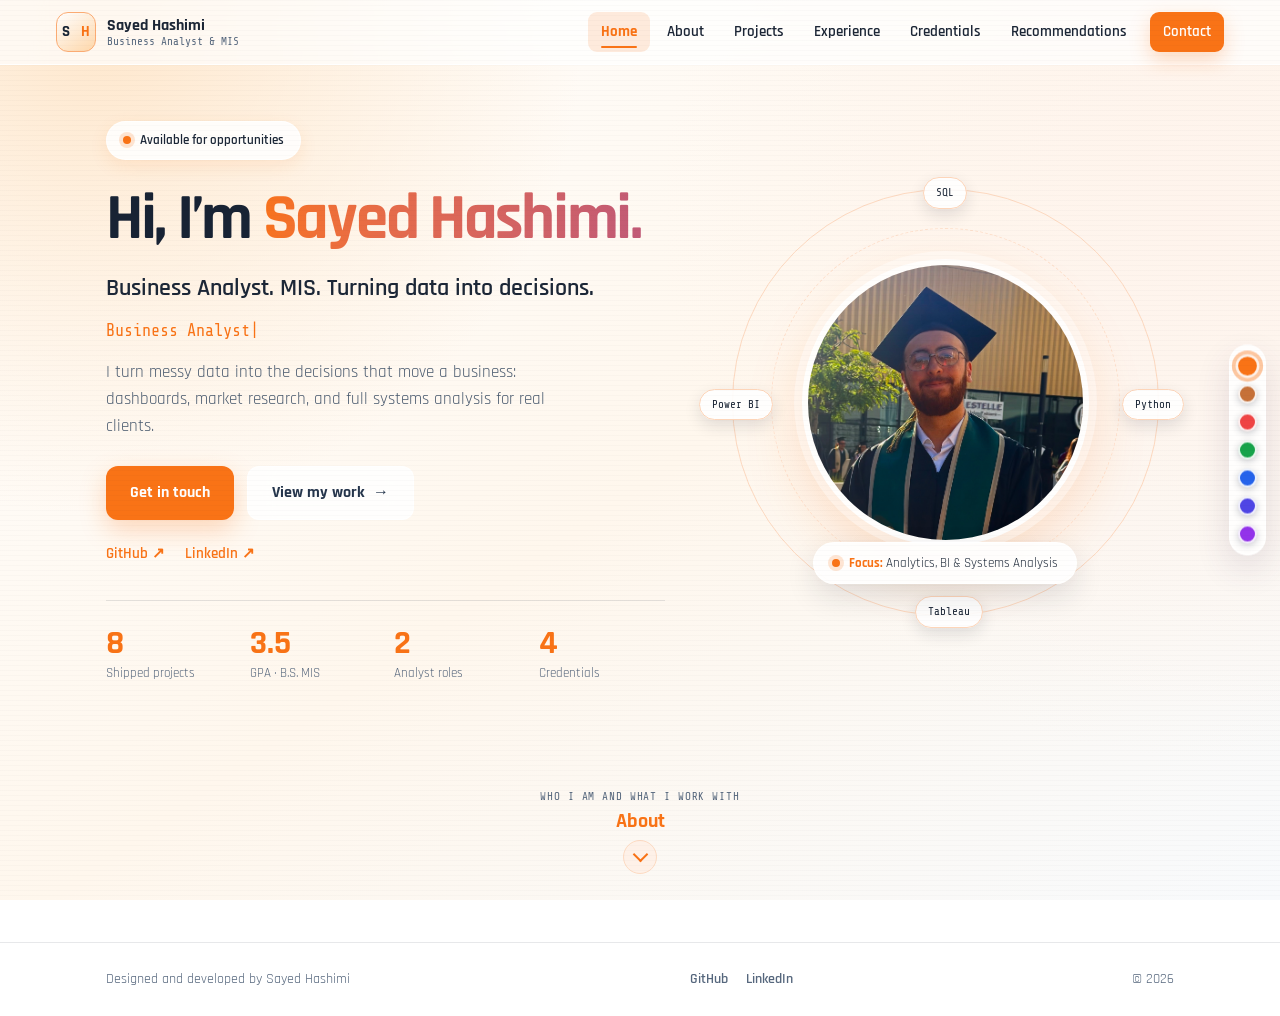
<file: index.html>
<!DOCTYPE html>
<html lang="en">
<head>
<meta charset="utf-8">
<meta name="viewport" content="width=device-width, initial-scale=1, viewport-fit=cover">
<title>Sayed Hashimi &middot; Business Analyst &amp; MIS</title>
<meta name="description" content="Business Analyst and MIS graduate in Sacramento, CA. Dashboards, market research, and systems analysis.">
<meta name="theme-color" content="#ffffff">
<meta name="apple-mobile-web-app-title" content="Sayed Hashimi">
<meta name="apple-mobile-web-app-capable" content="yes">
<meta name="apple-mobile-web-app-status-bar-style" content="default">
<link rel="apple-touch-icon" href="assets/apple-touch-icon.png">
<link rel="preconnect" href="https://fonts.googleapis.com">
<link rel="preconnect" href="https://fonts.gstatic.com" crossorigin>
<link rel="stylesheet" href="https://fonts.googleapis.com/css2?family=Rajdhani:wght@400;500;600;700&family=Share+Tech+Mono&display=swap">
<link rel="stylesheet" href="styles.css">
<script>/* apply the saved accent before first paint so panes never flash */
try{var h=localStorage.getItem('hue');if(h)document.documentElement.setAttribute('data-hue',h);}catch(e){}</script>
</head>
<body>
<a class="skip" href="#main">Skip to main content</a>
<nav class="topnav" id="topnav">
  <a class="brand" href="">
    <span class="brand-mark" aria-hidden="true"><span>S</span><span>H</span></span>
    <span class="brand-copy"><span class="brand-name">Sayed Hashimi</span><span class="brand-role">Business Analyst &amp; MIS</span></span>
  </a>
  <button type="button" class="burger" id="burger" aria-label="Toggle menu" aria-expanded="false" aria-controls="navlinks"><span></span><span></span><span></span></button>
  <div class="navlinks" id="navlinks">
    <a href="" aria-current="page">Home</a>
    <a href="about/">About</a>
    <a href="projects/">Projects</a>
    <a href="experience/">Experience</a>
    <a href="credentials/">Credentials</a>
    <a href="recommendations/">Recommendations</a>
    <a class="nav-cta" href="contact/">Contact</a>
  </div>
</nav>

<div class="hue-rail" role="group" aria-label="Accent colour">
  <button type="button" class="hue" data-hue="orange" style="--sw:#f97316" aria-label="Orange accent" aria-pressed="false"></button>
  <button type="button" class="hue" data-hue="terracotta" style="--sw:#c67139" aria-label="Terracotta accent" aria-pressed="false"></button>
  <button type="button" class="hue" data-hue="red" style="--sw:#ef4444" aria-label="Red accent" aria-pressed="false"></button>
  <button type="button" class="hue" data-hue="green" style="--sw:#16a34a" aria-label="Green accent" aria-pressed="false"></button>
  <button type="button" class="hue" data-hue="blue" style="--sw:#2563eb" aria-label="Blue accent" aria-pressed="false"></button>
  <button type="button" class="hue" data-hue="indigo" style="--sw:#4f46e5" aria-label="Indigo accent" aria-pressed="false"></button>
  <button type="button" class="hue" data-hue="violet" style="--sw:#9333ea" aria-label="Violet accent" aria-pressed="false"></button>
</div>

<main id="main">

<section class="sec sec-hero">
  <div class="shell hero">
    <div class="hero-copy">
      <div class="badge reveal"><span class="dot"></span> Available for opportunities</div>
      <h1 class="hero-h1 reveal">Hi, I&rsquo;m <span class="grad">Sayed Hashimi.</span></h1>
      <p class="hero-sub reveal">Business Analyst. MIS. Turning data into decisions.</p>
      <p class="type-line reveal" aria-live="polite"><span id="typed"></span><span class="caret" aria-hidden="true">|</span></p>
      <p class="hero-lede reveal">I turn messy data into the decisions that move a business: dashboards, market research, and full systems analysis for real clients.</p>
      <div class="hero-cta reveal">
        <a class="cta-primary" href="contact/">Get in touch</a>
        <a class="cta-secondary" href="projects/">View my work <span aria-hidden="true">&rarr;</span></a>
      </div>
      <div class="hero-social reveal">
        <a href="https://github.com/SayedOmarHashimi" target="_blank" rel="noopener">GitHub &#8599;</a>
        <a href="https://www.linkedin.com/in/sayedhashimi12/" target="_blank" rel="noopener">LinkedIn &#8599;</a>
      </div>
      <div class="highlights reveal">
        <div><strong>8</strong><span>Shipped projects</span></div>
        <div><strong>3.5</strong><span>GPA &middot; B.S. MIS</span></div>
        <div><strong>2</strong><span>Analyst roles</span></div>
        <div><strong>4</strong><span>Credentials</span></div>
      </div>
    </div>
    <div class="hero-photo reveal">
      <div class="orbit-shell">
        <div class="orbit" aria-hidden="true">
          <span class="node n1">SQL</span><span class="node n2">Python</span>
          <span class="node n3">Tableau</span><span class="node n4">Power BI</span>
        </div>
        <div class="ring"><img src="profile.jpg" alt="Sayed Hashimi" width="350" height="350"></div>
      </div>
      <div class="console"><span class="dot"></span><span><strong>Focus:</strong> Analytics, BI &amp; Systems Analysis</span></div>
    </div>
  </div>
</section>

<a class="nextpane" href="about/">
  <span class="np-sub">Who I am and what I work with</span>
  <span class="np-label">About</span>
  <span class="np-arrow" aria-hidden="true"></span>
</a>

</main>

<footer class="foot">
  <div class="shell foot-in">
    <span>Designed and developed by Sayed Hashimi</span>
    <span class="footer-social">
      <a href="https://github.com/SayedOmarHashimi" target="_blank" rel="noopener">GitHub</a>
      <a href="https://www.linkedin.com/in/sayedhashimi12/" target="_blank" rel="noopener">LinkedIn</a>
    </span>
    <span>&copy; 2026</span>
  </div>
</footer>

<a href="#main" class="totop" id="totop" aria-label="Back to top">&#8593;</a>
<script src="assets/site.js" defer></script>
</body>
</html>
</file>
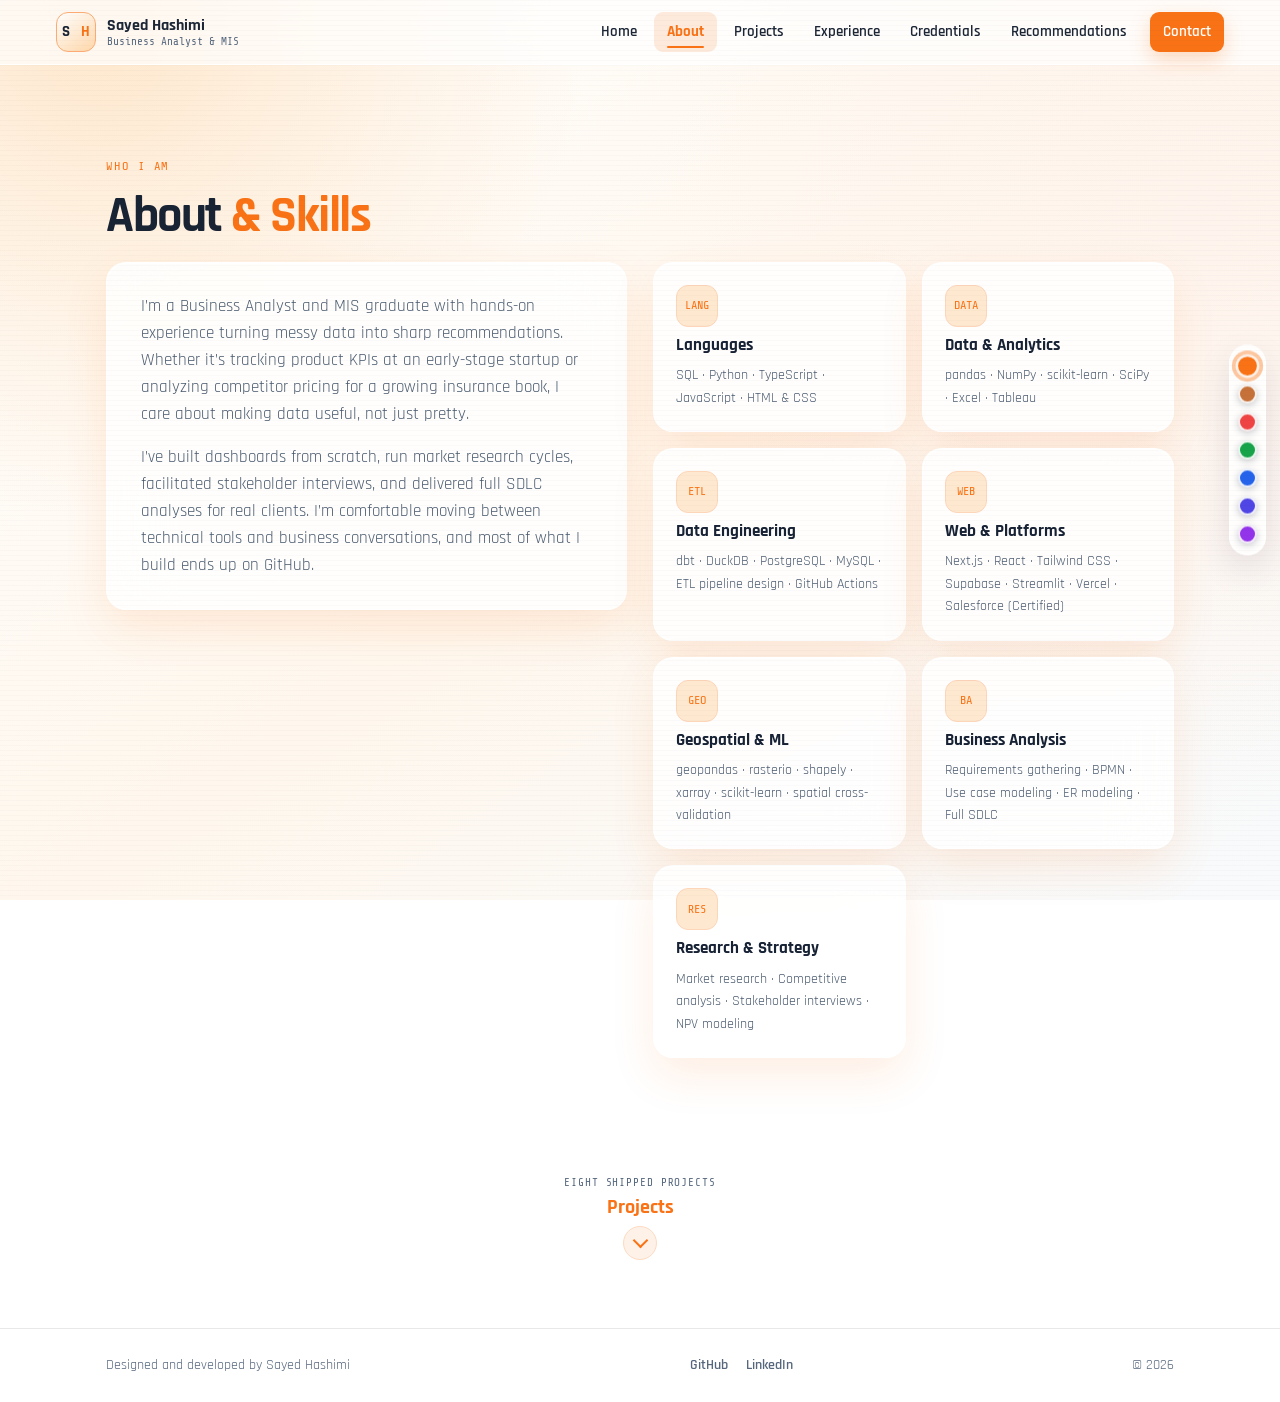
<file: about/index.html>
<!DOCTYPE html>
<html lang="en">
<head>
<meta charset="utf-8">
<meta name="viewport" content="width=device-width, initial-scale=1, viewport-fit=cover">
<title>About &middot; Sayed Hashimi</title>
<meta name="description" content="About Sayed Hashimi: Business Analyst and MIS graduate, and the skills behind the work.">
<meta name="theme-color" content="#ffffff">
<meta name="apple-mobile-web-app-title" content="Sayed Hashimi">
<meta name="apple-mobile-web-app-capable" content="yes">
<meta name="apple-mobile-web-app-status-bar-style" content="default">
<link rel="apple-touch-icon" href="../assets/apple-touch-icon.png">
<link rel="preconnect" href="https://fonts.googleapis.com">
<link rel="preconnect" href="https://fonts.gstatic.com" crossorigin>
<link rel="stylesheet" href="https://fonts.googleapis.com/css2?family=Rajdhani:wght@400;500;600;700&family=Share+Tech+Mono&display=swap">
<link rel="stylesheet" href="../styles.css">
<script>/* apply the saved accent before first paint so panes never flash */
try{var h=localStorage.getItem('hue');if(h)document.documentElement.setAttribute('data-hue',h);}catch(e){}</script>
</head>
<body>
<a class="skip" href="#main">Skip to main content</a>
<nav class="topnav" id="topnav">
  <a class="brand" href="../">
    <span class="brand-mark" aria-hidden="true"><span>S</span><span>H</span></span>
    <span class="brand-copy"><span class="brand-name">Sayed Hashimi</span><span class="brand-role">Business Analyst &amp; MIS</span></span>
  </a>
  <button type="button" class="burger" id="burger" aria-label="Toggle menu" aria-expanded="false" aria-controls="navlinks"><span></span><span></span><span></span></button>
  <div class="navlinks" id="navlinks">
    <a href="../">Home</a>
    <a href="../about/" aria-current="page">About</a>
    <a href="../projects/">Projects</a>
    <a href="../experience/">Experience</a>
    <a href="../credentials/">Credentials</a>
    <a href="../recommendations/">Recommendations</a>
    <a class="nav-cta" href="../contact/">Contact</a>
  </div>
</nav>

<div class="hue-rail" role="group" aria-label="Accent colour">
  <button type="button" class="hue" data-hue="orange" style="--sw:#f97316" aria-label="Orange accent" aria-pressed="false"></button>
  <button type="button" class="hue" data-hue="terracotta" style="--sw:#c67139" aria-label="Terracotta accent" aria-pressed="false"></button>
  <button type="button" class="hue" data-hue="red" style="--sw:#ef4444" aria-label="Red accent" aria-pressed="false"></button>
  <button type="button" class="hue" data-hue="green" style="--sw:#16a34a" aria-label="Green accent" aria-pressed="false"></button>
  <button type="button" class="hue" data-hue="blue" style="--sw:#2563eb" aria-label="Blue accent" aria-pressed="false"></button>
  <button type="button" class="hue" data-hue="indigo" style="--sw:#4f46e5" aria-label="Indigo accent" aria-pressed="false"></button>
  <button type="button" class="hue" data-hue="violet" style="--sw:#9333ea" aria-label="Violet accent" aria-pressed="false"></button>
</div>

<main id="main">

<section class="sec">
  <div class="shell">
    <p class="eyebrow reveal">Who I am</p>
    <h1 class="sec-title reveal">About <em>&amp; Skills</em></h1>
    <div class="about-wrap">
      <div class="glass about-card reveal">
        <p>I&rsquo;m a Business Analyst and MIS graduate with hands-on experience turning messy data into sharp recommendations. Whether it&rsquo;s tracking product KPIs at an early-stage startup or analyzing competitor pricing for a growing insurance book, I care about making data useful, not just pretty.</p>
        <p>I&rsquo;ve built dashboards from scratch, run market research cycles, facilitated stakeholder interviews, and delivered full SDLC analyses for real clients. I&rsquo;m comfortable moving between technical tools and business conversations, and most of what I build ends up on GitHub.</p>
      </div>
      <div class="skills stagger">
        <div class="glass skill reveal"><span class="skill-ico">LANG</span><h2>Languages</h2><p>SQL &middot; Python &middot; TypeScript &middot; JavaScript &middot; HTML &amp; CSS</p></div>
        <div class="glass skill reveal"><span class="skill-ico">DATA</span><h2>Data &amp; Analytics</h2><p>pandas &middot; NumPy &middot; scikit-learn &middot; SciPy &middot; Excel &middot; Tableau</p></div>
        <div class="glass skill reveal"><span class="skill-ico">ETL</span><h2>Data Engineering</h2><p>dbt &middot; DuckDB &middot; PostgreSQL &middot; MySQL &middot; ETL pipeline design &middot; GitHub Actions</p></div>
        <div class="glass skill reveal"><span class="skill-ico">WEB</span><h2>Web &amp; Platforms</h2><p>Next.js &middot; React &middot; Tailwind CSS &middot; Supabase &middot; Streamlit &middot; Vercel &middot; Salesforce (Certified)</p></div>
        <div class="glass skill reveal"><span class="skill-ico">GEO</span><h2>Geospatial &amp; ML</h2><p>geopandas &middot; rasterio &middot; shapely &middot; xarray &middot; scikit-learn &middot; spatial cross-validation</p></div>
        <div class="glass skill reveal"><span class="skill-ico">BA</span><h2>Business Analysis</h2><p>Requirements gathering &middot; BPMN &middot; Use case modeling &middot; ER modeling &middot; Full SDLC</p></div>
        <div class="glass skill reveal"><span class="skill-ico">RES</span><h2>Research &amp; Strategy</h2><p>Market research &middot; Competitive analysis &middot; Stakeholder interviews &middot; NPV modeling</p></div>
      </div>
    </div>
  </div>
</section>

<a class="nextpane" href="../projects/">
  <span class="np-sub">Eight shipped projects</span>
  <span class="np-label">Projects</span>
  <span class="np-arrow" aria-hidden="true"></span>
</a>

</main>

<footer class="foot">
  <div class="shell foot-in">
    <span>Designed and developed by Sayed Hashimi</span>
    <span class="footer-social">
      <a href="https://github.com/SayedOmarHashimi" target="_blank" rel="noopener">GitHub</a>
      <a href="https://www.linkedin.com/in/sayedhashimi12/" target="_blank" rel="noopener">LinkedIn</a>
    </span>
    <span>&copy; 2026</span>
  </div>
</footer>

<a href="#main" class="totop" id="totop" aria-label="Back to top">&#8593;</a>
<script src="../assets/site.js" defer></script>
</body>
</html>
</file>
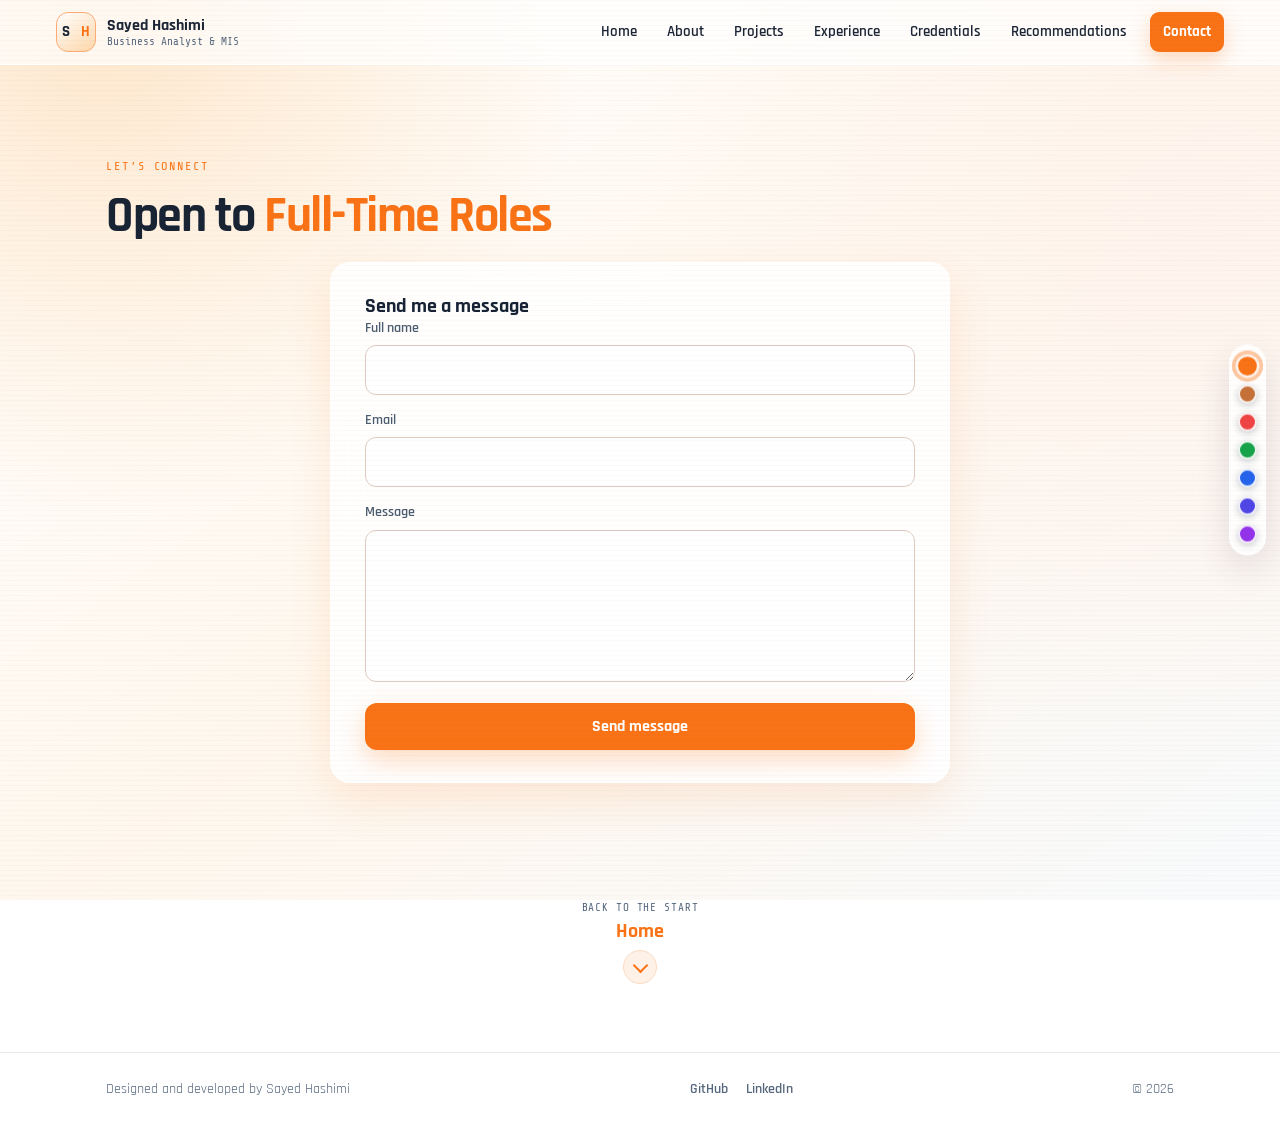
<file: contact/index.html>
<!DOCTYPE html>
<html lang="en">
<head>
<meta charset="utf-8">
<meta name="viewport" content="width=device-width, initial-scale=1, viewport-fit=cover">
<title>Contact &middot; Sayed Hashimi</title>
<meta name="description" content="Get in touch with Sayed Hashimi about full-time analyst roles.">
<meta name="theme-color" content="#ffffff">
<meta name="apple-mobile-web-app-title" content="Sayed Hashimi">
<meta name="apple-mobile-web-app-capable" content="yes">
<meta name="apple-mobile-web-app-status-bar-style" content="default">
<link rel="apple-touch-icon" href="../assets/apple-touch-icon.png">
<link rel="preconnect" href="https://fonts.googleapis.com">
<link rel="preconnect" href="https://fonts.gstatic.com" crossorigin>
<link rel="stylesheet" href="https://fonts.googleapis.com/css2?family=Rajdhani:wght@400;500;600;700&family=Share+Tech+Mono&display=swap">
<link rel="stylesheet" href="../styles.css">
<script>/* apply the saved accent before first paint so panes never flash */
try{var h=localStorage.getItem('hue');if(h)document.documentElement.setAttribute('data-hue',h);}catch(e){}</script>
</head>
<body>
<a class="skip" href="#main">Skip to main content</a>
<nav class="topnav" id="topnav">
  <a class="brand" href="../">
    <span class="brand-mark" aria-hidden="true"><span>S</span><span>H</span></span>
    <span class="brand-copy"><span class="brand-name">Sayed Hashimi</span><span class="brand-role">Business Analyst &amp; MIS</span></span>
  </a>
  <button type="button" class="burger" id="burger" aria-label="Toggle menu" aria-expanded="false" aria-controls="navlinks"><span></span><span></span><span></span></button>
  <div class="navlinks" id="navlinks">
    <a href="../">Home</a>
    <a href="../about/">About</a>
    <a href="../projects/">Projects</a>
    <a href="../experience/">Experience</a>
    <a href="../credentials/">Credentials</a>
    <a href="../recommendations/">Recommendations</a>
    <a class="nav-cta" href="../contact/" aria-current="page">Contact</a>
  </div>
</nav>

<div class="hue-rail" role="group" aria-label="Accent colour">
  <button type="button" class="hue" data-hue="orange" style="--sw:#f97316" aria-label="Orange accent" aria-pressed="false"></button>
  <button type="button" class="hue" data-hue="terracotta" style="--sw:#c67139" aria-label="Terracotta accent" aria-pressed="false"></button>
  <button type="button" class="hue" data-hue="red" style="--sw:#ef4444" aria-label="Red accent" aria-pressed="false"></button>
  <button type="button" class="hue" data-hue="green" style="--sw:#16a34a" aria-label="Green accent" aria-pressed="false"></button>
  <button type="button" class="hue" data-hue="blue" style="--sw:#2563eb" aria-label="Blue accent" aria-pressed="false"></button>
  <button type="button" class="hue" data-hue="indigo" style="--sw:#4f46e5" aria-label="Indigo accent" aria-pressed="false"></button>
  <button type="button" class="hue" data-hue="violet" style="--sw:#9333ea" aria-label="Violet accent" aria-pressed="false"></button>
</div>

<main id="main">

<section class="sec">
  <div class="shell">
    <p class="eyebrow reveal">Let&rsquo;s connect</p>
    <h1 class="sec-title reveal">Open to <em>Full-Time Roles</em></h1>
    <div class="contact-wrap">
      <div class="glass form-card reveal">
        <h2 class="form-title">Send me a message</h2>
        <form id="contact-form" novalidate>
          <div class="form-field">
            <label for="cf-name">Full name</label>
            <input class="fin" type="text" id="cf-name" name="name" autocomplete="name" autocapitalize="words" enterkeyhint="next" maxlength="120" required aria-describedby="cf-name-error">
            <p class="field-error" id="cf-name-error">Please enter your name.</p>
          </div>
          <div class="form-field">
            <label for="cf-email">Email</label>
            <input class="fin" type="email" id="cf-email" name="email" autocomplete="email" inputmode="email" autocapitalize="none" autocorrect="off" spellcheck="false" enterkeyhint="next" maxlength="200" required aria-describedby="cf-email-error">
            <p class="field-error" id="cf-email-error">Please enter a valid email address.</p>
          </div>
          <div class="form-field">
            <label for="cf-message">Message</label>
            <textarea class="fin" id="cf-message" name="message" rows="5" enterkeyhint="send" maxlength="4000" required aria-describedby="cf-message-error"></textarea>
            <p class="field-error" id="cf-message-error">Please enter a message.</p>
          </div>
          <div class="hp-field" aria-hidden="true">
            <label for="cf-botcheck">Leave this field empty</label>
            <input type="checkbox" id="cf-botcheck" name="botcheck" tabindex="-1" autocomplete="off">
          </div>
          <button type="submit" class="cta-primary form-submit" id="cf-submit"><span id="cf-submit-label">Send message</span></button>
          <div class="form-status" id="cf-status" role="status" aria-live="polite"></div>
        </form>
      </div>
    </div>
  </div>
</section>

<a class="nextpane" href="../">
  <span class="np-sub">Back to the start</span>
  <span class="np-label">Home</span>
  <span class="np-arrow" aria-hidden="true"></span>
</a>

</main>

<footer class="foot">
  <div class="shell foot-in">
    <span>Designed and developed by Sayed Hashimi</span>
    <span class="footer-social">
      <a href="https://github.com/SayedOmarHashimi" target="_blank" rel="noopener">GitHub</a>
      <a href="https://www.linkedin.com/in/sayedhashimi12/" target="_blank" rel="noopener">LinkedIn</a>
    </span>
    <span>&copy; 2026</span>
  </div>
</footer>

<a href="#main" class="totop" id="totop" aria-label="Back to top">&#8593;</a>
<script src="../assets/site.js" defer></script>
</body>
</html>
</file>
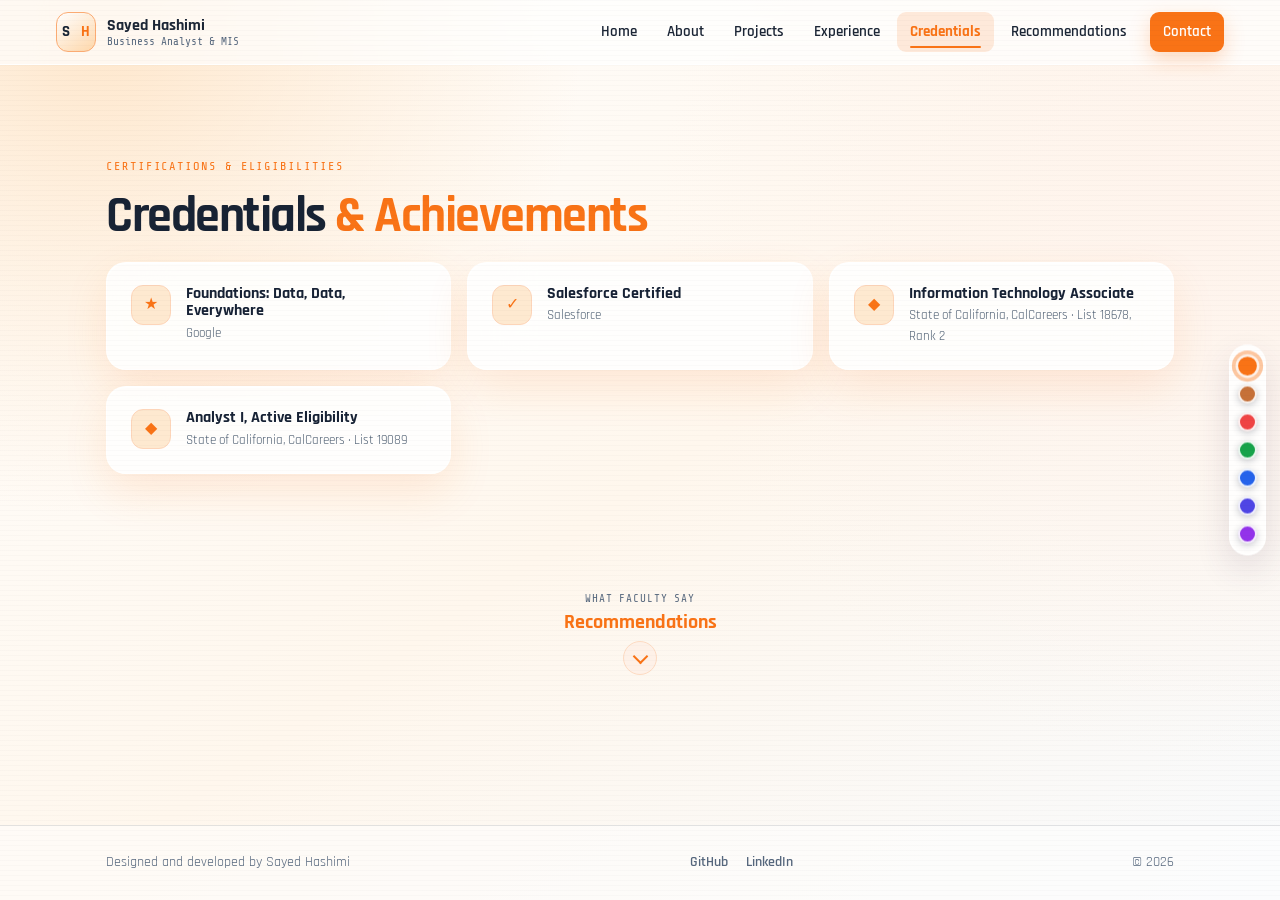
<file: credentials/index.html>
<!DOCTYPE html>
<html lang="en">
<head>
<meta charset="utf-8">
<meta name="viewport" content="width=device-width, initial-scale=1, viewport-fit=cover">
<title>Credentials &middot; Sayed Hashimi</title>
<meta name="description" content="Certifications and State of California eligibilities held by Sayed Hashimi.">
<meta name="theme-color" content="#ffffff">
<meta name="apple-mobile-web-app-title" content="Sayed Hashimi">
<meta name="apple-mobile-web-app-capable" content="yes">
<meta name="apple-mobile-web-app-status-bar-style" content="default">
<link rel="apple-touch-icon" href="../assets/apple-touch-icon.png">
<link rel="preconnect" href="https://fonts.googleapis.com">
<link rel="preconnect" href="https://fonts.gstatic.com" crossorigin>
<link rel="stylesheet" href="https://fonts.googleapis.com/css2?family=Rajdhani:wght@400;500;600;700&family=Share+Tech+Mono&display=swap">
<link rel="stylesheet" href="../styles.css">
<script>/* apply the saved accent before first paint so panes never flash */
try{var h=localStorage.getItem('hue');if(h)document.documentElement.setAttribute('data-hue',h);}catch(e){}</script>
</head>
<body>
<a class="skip" href="#main">Skip to main content</a>
<nav class="topnav" id="topnav">
  <a class="brand" href="../">
    <span class="brand-mark" aria-hidden="true"><span>S</span><span>H</span></span>
    <span class="brand-copy"><span class="brand-name">Sayed Hashimi</span><span class="brand-role">Business Analyst &amp; MIS</span></span>
  </a>
  <button type="button" class="burger" id="burger" aria-label="Toggle menu" aria-expanded="false" aria-controls="navlinks"><span></span><span></span><span></span></button>
  <div class="navlinks" id="navlinks">
    <a href="../">Home</a>
    <a href="../about/">About</a>
    <a href="../projects/">Projects</a>
    <a href="../experience/">Experience</a>
    <a href="../credentials/" aria-current="page">Credentials</a>
    <a href="../recommendations/">Recommendations</a>
    <a class="nav-cta" href="../contact/">Contact</a>
  </div>
</nav>

<div class="hue-rail" role="group" aria-label="Accent colour">
  <button type="button" class="hue" data-hue="orange" style="--sw:#f97316" aria-label="Orange accent" aria-pressed="false"></button>
  <button type="button" class="hue" data-hue="terracotta" style="--sw:#c67139" aria-label="Terracotta accent" aria-pressed="false"></button>
  <button type="button" class="hue" data-hue="red" style="--sw:#ef4444" aria-label="Red accent" aria-pressed="false"></button>
  <button type="button" class="hue" data-hue="green" style="--sw:#16a34a" aria-label="Green accent" aria-pressed="false"></button>
  <button type="button" class="hue" data-hue="blue" style="--sw:#2563eb" aria-label="Blue accent" aria-pressed="false"></button>
  <button type="button" class="hue" data-hue="indigo" style="--sw:#4f46e5" aria-label="Indigo accent" aria-pressed="false"></button>
  <button type="button" class="hue" data-hue="violet" style="--sw:#9333ea" aria-label="Violet accent" aria-pressed="false"></button>
</div>

<main id="main">

<section class="sec">
  <div class="shell">
    <p class="eyebrow reveal">Certifications &amp; eligibilities</p>
    <h1 class="sec-title reveal">Credentials <em>&amp; Achievements</em></h1>
    <div class="cred-grid stagger">
      <div class="glass cred reveal"><span class="cred-ico" aria-hidden="true">&#9733;</span><div><h2>Foundations: Data, Data, Everywhere</h2><p>Google</p></div></div>
      <div class="glass cred reveal"><span class="cred-ico" aria-hidden="true">&#10003;</span><div><h2>Salesforce Certified</h2><p>Salesforce</p></div></div>
      <div class="glass cred reveal"><span class="cred-ico" aria-hidden="true">&#9670;</span><div><h2>Information Technology Associate</h2><p>State of California, CalCareers &middot; List 18678, Rank 2</p></div></div>
      <div class="glass cred reveal"><span class="cred-ico" aria-hidden="true">&#9670;</span><div><h2>Analyst I, Active Eligibility</h2><p>State of California, CalCareers &middot; List 19089</p></div></div>
    </div>
  </div>
</section>

<a class="nextpane" href="../recommendations/">
  <span class="np-sub">What faculty say</span>
  <span class="np-label">Recommendations</span>
  <span class="np-arrow" aria-hidden="true"></span>
</a>

</main>

<footer class="foot">
  <div class="shell foot-in">
    <span>Designed and developed by Sayed Hashimi</span>
    <span class="footer-social">
      <a href="https://github.com/SayedOmarHashimi" target="_blank" rel="noopener">GitHub</a>
      <a href="https://www.linkedin.com/in/sayedhashimi12/" target="_blank" rel="noopener">LinkedIn</a>
    </span>
    <span>&copy; 2026</span>
  </div>
</footer>

<a href="#main" class="totop" id="totop" aria-label="Back to top">&#8593;</a>
<script src="../assets/site.js" defer></script>
</body>
</html>
</file>
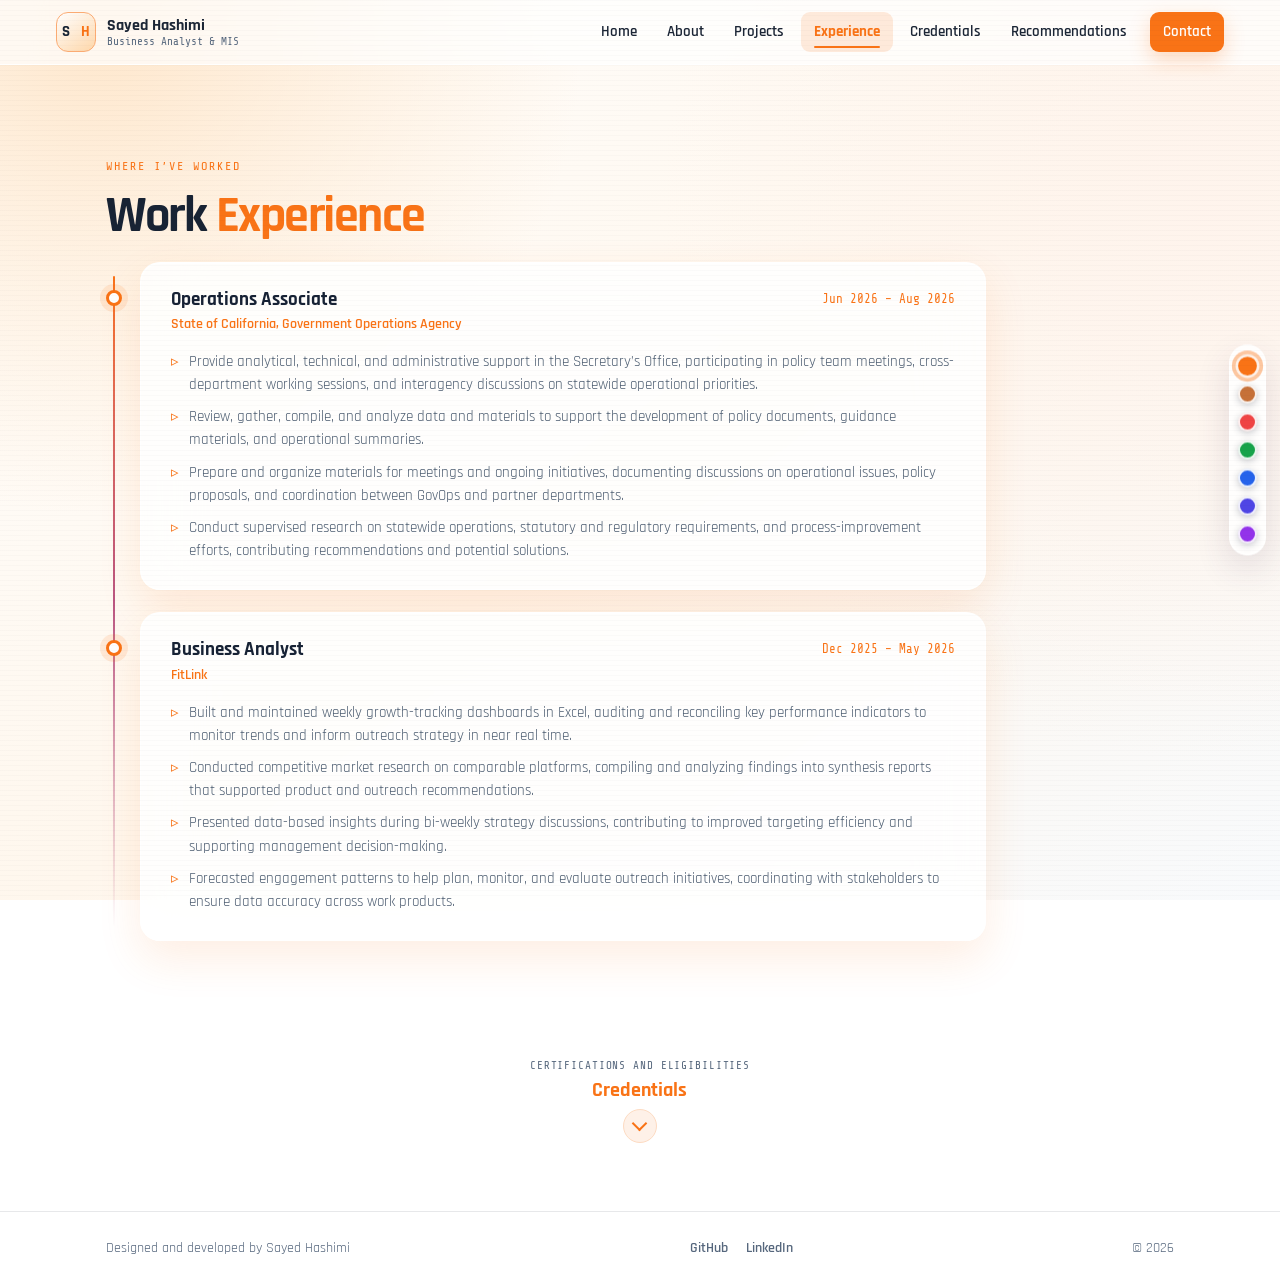
<file: experience/index.html>
<!DOCTYPE html>
<html lang="en">
<head>
<meta charset="utf-8">
<meta name="viewport" content="width=device-width, initial-scale=1, viewport-fit=cover">
<title>Experience &middot; Sayed Hashimi</title>
<meta name="description" content="Analyst roles at the California Government Operations Agency and FitLink.">
<meta name="theme-color" content="#ffffff">
<meta name="apple-mobile-web-app-title" content="Sayed Hashimi">
<meta name="apple-mobile-web-app-capable" content="yes">
<meta name="apple-mobile-web-app-status-bar-style" content="default">
<link rel="apple-touch-icon" href="../assets/apple-touch-icon.png">
<link rel="preconnect" href="https://fonts.googleapis.com">
<link rel="preconnect" href="https://fonts.gstatic.com" crossorigin>
<link rel="stylesheet" href="https://fonts.googleapis.com/css2?family=Rajdhani:wght@400;500;600;700&family=Share+Tech+Mono&display=swap">
<link rel="stylesheet" href="../styles.css">
<script>/* apply the saved accent before first paint so panes never flash */
try{var h=localStorage.getItem('hue');if(h)document.documentElement.setAttribute('data-hue',h);}catch(e){}</script>
</head>
<body>
<a class="skip" href="#main">Skip to main content</a>
<nav class="topnav" id="topnav">
  <a class="brand" href="../">
    <span class="brand-mark" aria-hidden="true"><span>S</span><span>H</span></span>
    <span class="brand-copy"><span class="brand-name">Sayed Hashimi</span><span class="brand-role">Business Analyst &amp; MIS</span></span>
  </a>
  <button type="button" class="burger" id="burger" aria-label="Toggle menu" aria-expanded="false" aria-controls="navlinks"><span></span><span></span><span></span></button>
  <div class="navlinks" id="navlinks">
    <a href="../">Home</a>
    <a href="../about/">About</a>
    <a href="../projects/">Projects</a>
    <a href="../experience/" aria-current="page">Experience</a>
    <a href="../credentials/">Credentials</a>
    <a href="../recommendations/">Recommendations</a>
    <a class="nav-cta" href="../contact/">Contact</a>
  </div>
</nav>

<div class="hue-rail" role="group" aria-label="Accent colour">
  <button type="button" class="hue" data-hue="orange" style="--sw:#f97316" aria-label="Orange accent" aria-pressed="false"></button>
  <button type="button" class="hue" data-hue="terracotta" style="--sw:#c67139" aria-label="Terracotta accent" aria-pressed="false"></button>
  <button type="button" class="hue" data-hue="red" style="--sw:#ef4444" aria-label="Red accent" aria-pressed="false"></button>
  <button type="button" class="hue" data-hue="green" style="--sw:#16a34a" aria-label="Green accent" aria-pressed="false"></button>
  <button type="button" class="hue" data-hue="blue" style="--sw:#2563eb" aria-label="Blue accent" aria-pressed="false"></button>
  <button type="button" class="hue" data-hue="indigo" style="--sw:#4f46e5" aria-label="Indigo accent" aria-pressed="false"></button>
  <button type="button" class="hue" data-hue="violet" style="--sw:#9333ea" aria-label="Violet accent" aria-pressed="false"></button>
</div>

<main id="main">

<section class="sec">
  <div class="shell">
    <p class="eyebrow reveal">Where I&rsquo;ve worked</p>
    <h1 class="sec-title reveal">Work <em>Experience</em></h1>
    <div class="exp-wrap exp-wrap-solo">
      <div class="tl stagger">
        <span class="tl-line" aria-hidden="true"></span>
        <article class="tl-item reveal">
          <span class="tl-dot" aria-hidden="true"></span>
          <div class="glass exp">
            <div class="exp-head">
              <div><h2>Operations Associate</h2><p class="exp-org">State of California, Government Operations Agency</p></div>
              <span class="exp-date">Jun 2026 &ndash; Aug 2026</span>
            </div>
            <ul><li>Provide analytical, technical, and administrative support in the Secretary&rsquo;s Office, participating in policy team meetings, cross-department working sessions, and interagency discussions on statewide operational priorities.</li><li>Review, gather, compile, and analyze data and materials to support the development of policy documents, guidance materials, and operational summaries.</li><li>Prepare and organize materials for meetings and ongoing initiatives, documenting discussions on operational issues, policy proposals, and coordination between GovOps and partner departments.</li><li>Conduct supervised research on statewide operations, statutory and regulatory requirements, and process-improvement efforts, contributing recommendations and potential solutions.</li></ul>
          </div>
        </article>
        <article class="tl-item reveal">
          <span class="tl-dot" aria-hidden="true"></span>
          <div class="glass exp">
            <div class="exp-head">
              <div><h2>Business Analyst</h2><p class="exp-org">FitLink</p></div>
              <span class="exp-date">Dec 2025 &ndash; May 2026</span>
            </div>
            <ul><li>Built and maintained weekly growth-tracking dashboards in Excel, auditing and reconciling key performance indicators to monitor trends and inform outreach strategy in near real time.</li><li>Conducted competitive market research on comparable platforms, compiling and analyzing findings into synthesis reports that supported product and outreach recommendations.</li><li>Presented data-based insights during bi-weekly strategy discussions, contributing to improved targeting efficiency and supporting management decision-making.</li><li>Forecasted engagement patterns to help plan, monitor, and evaluate outreach initiatives, coordinating with stakeholders to ensure data accuracy across work products.</li></ul>
          </div>
        </article>
      </div>
    </div>
  </div>
</section>

<a class="nextpane" href="../credentials/">
  <span class="np-sub">Certifications and eligibilities</span>
  <span class="np-label">Credentials</span>
  <span class="np-arrow" aria-hidden="true"></span>
</a>

</main>

<footer class="foot">
  <div class="shell foot-in">
    <span>Designed and developed by Sayed Hashimi</span>
    <span class="footer-social">
      <a href="https://github.com/SayedOmarHashimi" target="_blank" rel="noopener">GitHub</a>
      <a href="https://www.linkedin.com/in/sayedhashimi12/" target="_blank" rel="noopener">LinkedIn</a>
    </span>
    <span>&copy; 2026</span>
  </div>
</footer>

<a href="#main" class="totop" id="totop" aria-label="Back to top">&#8593;</a>
<script src="../assets/site.js" defer></script>
</body>
</html>
</file>
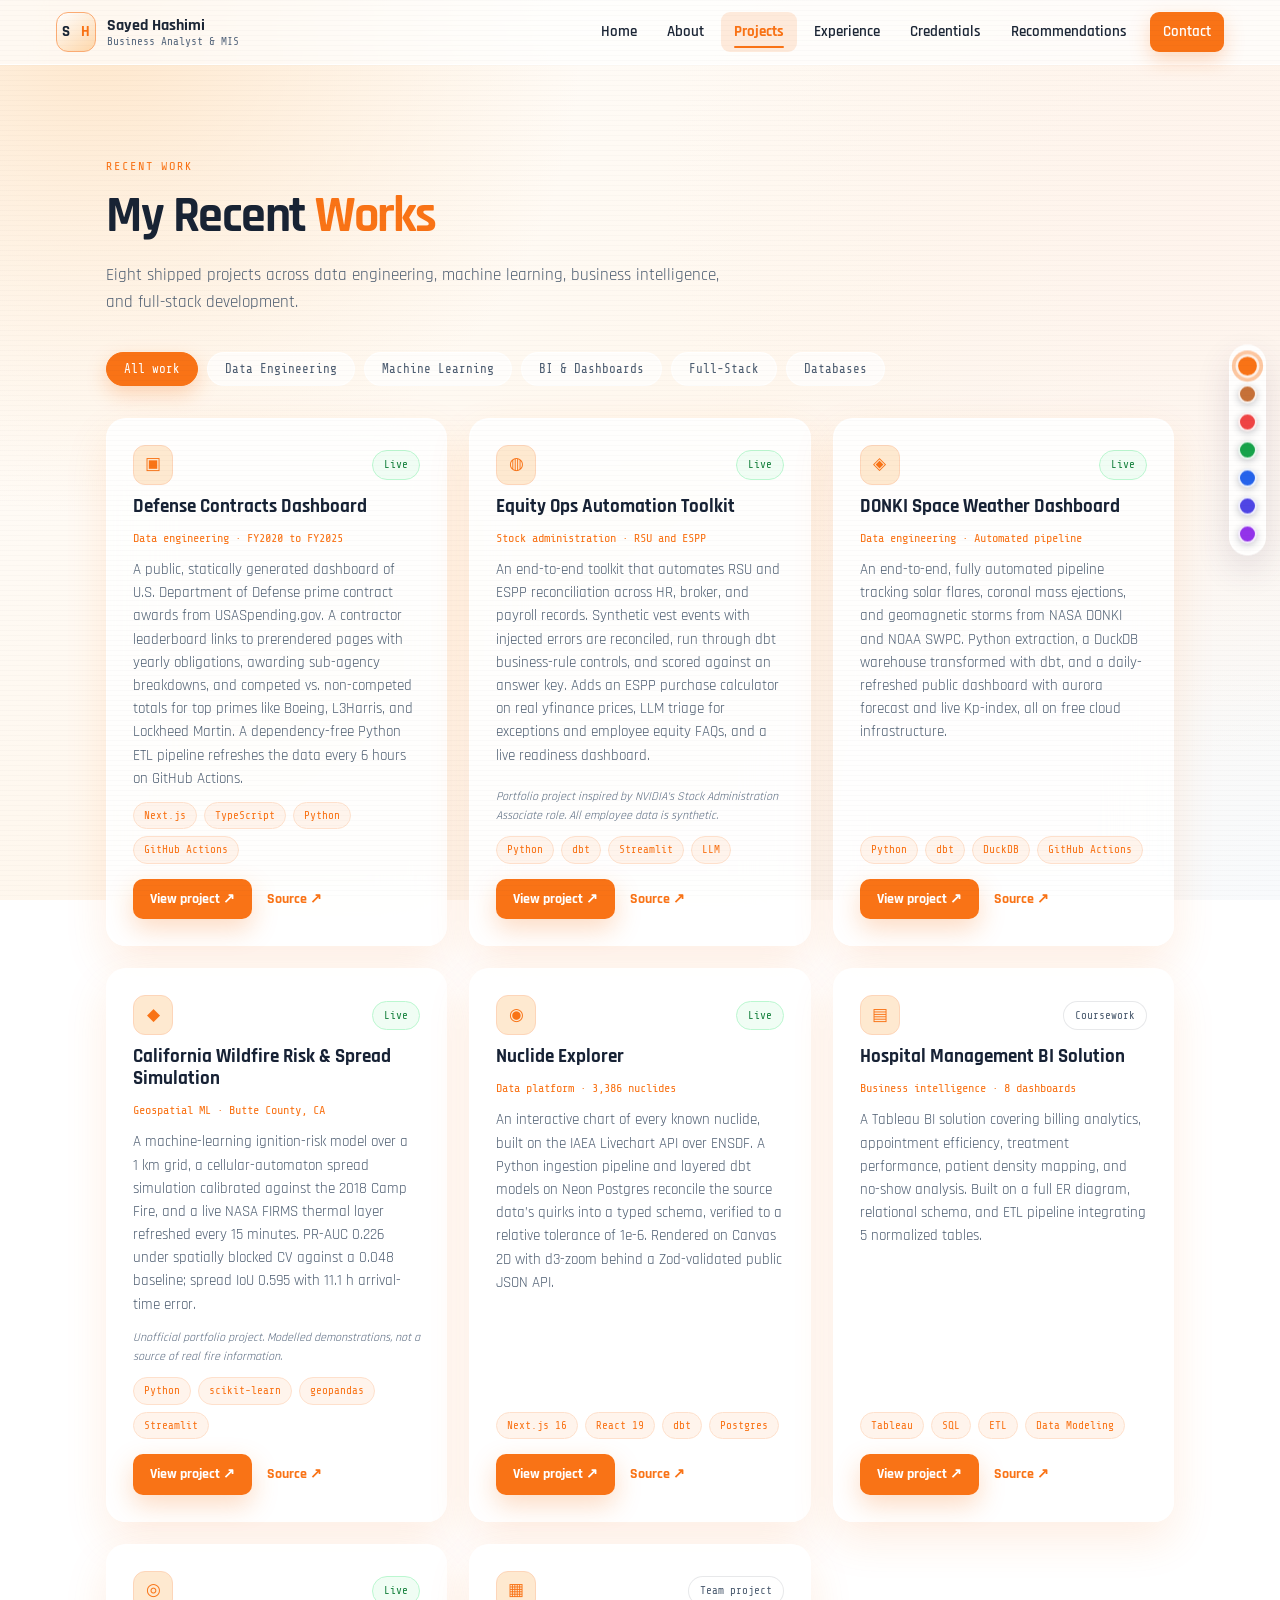
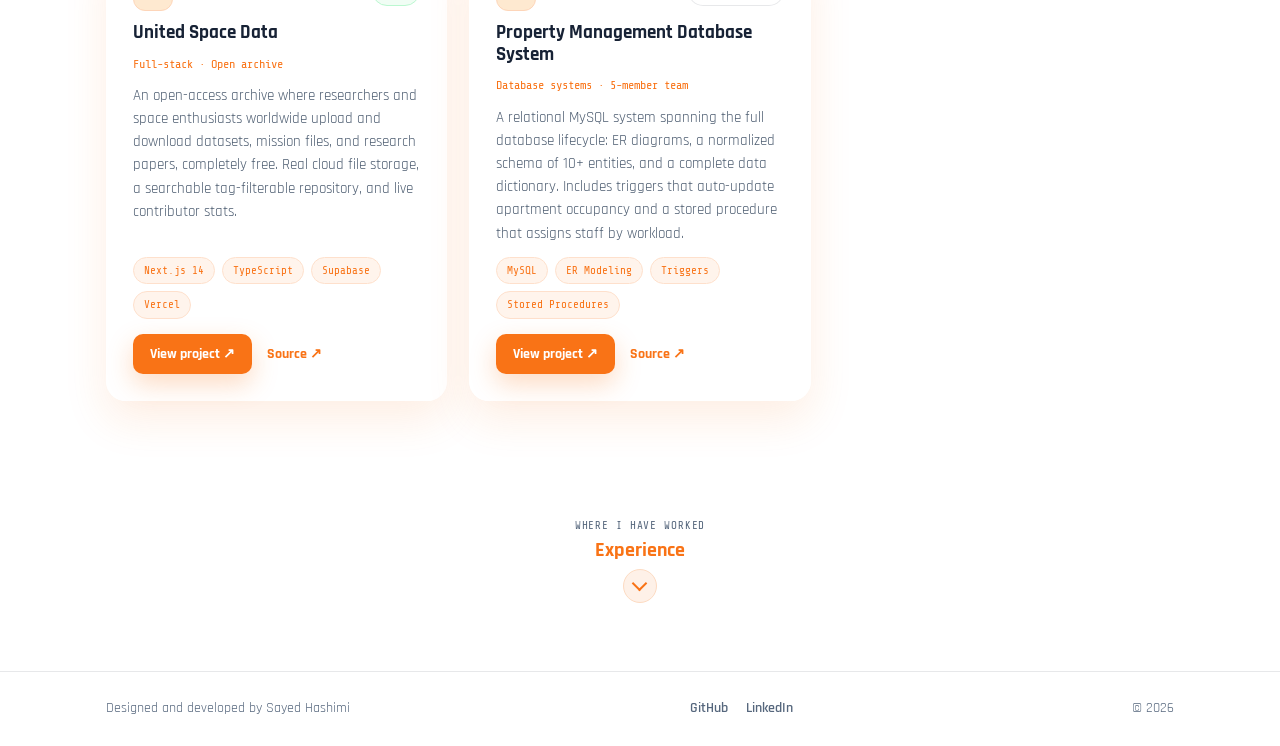
<file: projects/index.html>
<!DOCTYPE html>
<html lang="en">
<head>
<meta charset="utf-8">
<meta name="viewport" content="width=device-width, initial-scale=1, viewport-fit=cover">
<title>Projects &middot; Sayed Hashimi</title>
<meta name="description" content="Eight shipped projects across data engineering, machine learning, business intelligence, and full-stack development.">
<meta name="theme-color" content="#ffffff">
<meta name="apple-mobile-web-app-title" content="Sayed Hashimi">
<meta name="apple-mobile-web-app-capable" content="yes">
<meta name="apple-mobile-web-app-status-bar-style" content="default">
<link rel="apple-touch-icon" href="../assets/apple-touch-icon.png">
<link rel="preconnect" href="https://fonts.googleapis.com">
<link rel="preconnect" href="https://fonts.gstatic.com" crossorigin>
<link rel="stylesheet" href="https://fonts.googleapis.com/css2?family=Rajdhani:wght@400;500;600;700&family=Share+Tech+Mono&display=swap">
<link rel="stylesheet" href="../styles.css">
<script>/* apply the saved accent before first paint so panes never flash */
try{var h=localStorage.getItem('hue');if(h)document.documentElement.setAttribute('data-hue',h);}catch(e){}</script>
</head>
<body>
<a class="skip" href="#main">Skip to main content</a>
<nav class="topnav" id="topnav">
  <a class="brand" href="../">
    <span class="brand-mark" aria-hidden="true"><span>S</span><span>H</span></span>
    <span class="brand-copy"><span class="brand-name">Sayed Hashimi</span><span class="brand-role">Business Analyst &amp; MIS</span></span>
  </a>
  <button type="button" class="burger" id="burger" aria-label="Toggle menu" aria-expanded="false" aria-controls="navlinks"><span></span><span></span><span></span></button>
  <div class="navlinks" id="navlinks">
    <a href="../">Home</a>
    <a href="../about/">About</a>
    <a href="../projects/" aria-current="page">Projects</a>
    <a href="../experience/">Experience</a>
    <a href="../credentials/">Credentials</a>
    <a href="../recommendations/">Recommendations</a>
    <a class="nav-cta" href="../contact/">Contact</a>
  </div>
</nav>

<div class="hue-rail" role="group" aria-label="Accent colour">
  <button type="button" class="hue" data-hue="orange" style="--sw:#f97316" aria-label="Orange accent" aria-pressed="false"></button>
  <button type="button" class="hue" data-hue="terracotta" style="--sw:#c67139" aria-label="Terracotta accent" aria-pressed="false"></button>
  <button type="button" class="hue" data-hue="red" style="--sw:#ef4444" aria-label="Red accent" aria-pressed="false"></button>
  <button type="button" class="hue" data-hue="green" style="--sw:#16a34a" aria-label="Green accent" aria-pressed="false"></button>
  <button type="button" class="hue" data-hue="blue" style="--sw:#2563eb" aria-label="Blue accent" aria-pressed="false"></button>
  <button type="button" class="hue" data-hue="indigo" style="--sw:#4f46e5" aria-label="Indigo accent" aria-pressed="false"></button>
  <button type="button" class="hue" data-hue="violet" style="--sw:#9333ea" aria-label="Violet accent" aria-pressed="false"></button>
</div>

<main id="main">

<section class="sec">
  <div class="shell">
    <p class="eyebrow reveal">Recent work</p>
    <h1 class="sec-title reveal">My Recent <em>Works</em></h1>
    <p class="sec-desc reveal">Eight shipped projects across data engineering, machine learning, business intelligence, and full-stack development.</p>
    <div class="filters reveal" role="group" aria-label="Filter projects">
      <button type="button" class="filt is-on" data-f="all" aria-pressed="true">All work</button>
      <button type="button" class="filt" data-f="data-eng" aria-pressed="false">Data Engineering</button>
      <button type="button" class="filt" data-f="ml" aria-pressed="false">Machine Learning</button>
      <button type="button" class="filt" data-f="bi" aria-pressed="false">BI &amp; Dashboards</button>
      <button type="button" class="filt" data-f="fullstack" aria-pressed="false">Full-Stack</button>
      <button type="button" class="filt" data-f="db" aria-pressed="false">Databases</button>
    </div>
    <div class="proj-grid stagger" id="grid">
      <article class="glass proj reveal" data-cat="data-eng bi fullstack">
        <div class="proj-top"><span class="proj-ico" aria-hidden="true">&#9635;</span><span class="chip chip-live">Live</span></div>
        <h2>Defense Contracts Dashboard</h2>
        <p class="proj-focus">Data engineering &middot; FY2020 to FY2025</p>
        <p class="proj-text">A public, statically generated dashboard of U.S. Department of Defense prime contract awards from USASpending.gov. A contractor leaderboard links to prerendered pages with yearly obligations, awarding sub-agency breakdowns, and competed vs. non-competed totals for top primes like Boeing, L3Harris, and Lockheed Martin. A dependency-free Python ETL pipeline refreshes the data every 6 hours on GitHub Actions.</p>
        <div class="tags"><span class="t">Next.js</span><span class="t">TypeScript</span><span class="t">Python</span><span class="t">GitHub Actions</span></div>
        <div class="proj-links"><a class="cta-primary sm" href="https://defense-contracts-dashboard.vercel.app/" target="_blank" rel="noopener">View project &#8599;</a><a class="src" href="https://github.com/SayedOmarHashimi/defense-contracts-dashboard" target="_blank" rel="noopener">Source &#8599;</a></div>
      </article>
      <article class="glass proj reveal" data-cat="data-eng bi">
        <div class="proj-top"><span class="proj-ico" aria-hidden="true">&#9677;</span><span class="chip chip-live">Live</span></div>
        <h2>Equity Ops Automation Toolkit</h2>
        <p class="proj-focus">Stock administration &middot; RSU and ESPP</p>
        <p class="proj-text">An end-to-end toolkit that automates RSU and ESPP reconciliation across HR, broker, and payroll records. Synthetic vest events with injected errors are reconciled, run through dbt business-rule controls, and scored against an answer key. Adds an ESPP purchase calculator on real yfinance prices, LLM triage for exceptions and employee equity FAQs, and a live readiness dashboard.</p>
        <p class="proj-note">Portfolio project inspired by NVIDIA&rsquo;s Stock Administration Associate role. All employee data is synthetic.</p>
        <div class="tags"><span class="t">Python</span><span class="t">dbt</span><span class="t">Streamlit</span><span class="t">LLM</span></div>
        <div class="proj-links"><a class="cta-primary sm" href="https://equity-ops-automation-toolkit-vayckcw7r5w7lbdjcl3hmn.streamlit.app/" target="_blank" rel="noopener">View project &#8599;</a><a class="src" href="https://github.com/SayedOmarHashimi/equity-ops-automation-toolkit" target="_blank" rel="noopener">Source &#8599;</a></div>
      </article>
      <article class="glass proj reveal" data-cat="data-eng bi">
        <div class="proj-top"><span class="proj-ico" aria-hidden="true">&#9672;</span><span class="chip chip-live">Live</span></div>
        <h2>DONKI Space Weather Dashboard</h2>
        <p class="proj-focus">Data engineering &middot; Automated pipeline</p>
        <p class="proj-text">An end-to-end, fully automated pipeline tracking solar flares, coronal mass ejections, and geomagnetic storms from NASA DONKI and NOAA SWPC. Python extraction, a DuckDB warehouse transformed with dbt, and a daily-refreshed public dashboard with aurora forecast and live Kp-index, all on free cloud infrastructure.</p>
        <div class="tags"><span class="t">Python</span><span class="t">dbt</span><span class="t">DuckDB</span><span class="t">GitHub Actions</span></div>
        <div class="proj-links"><a class="cta-primary sm" href="https://sayedomarhashimi.github.io/donki-space-weather/" target="_blank" rel="noopener">View project &#8599;</a><a class="src" href="https://github.com/SayedOmarHashimi/donki-space-weather" target="_blank" rel="noopener">Source &#8599;</a></div>
      </article>
      <article class="glass proj reveal" data-cat="ml data-eng">
        <div class="proj-top"><span class="proj-ico" aria-hidden="true">&#9670;</span><span class="chip chip-live">Live</span></div>
        <h2>California Wildfire Risk &amp; Spread Simulation</h2>
        <p class="proj-focus">Geospatial ML &middot; Butte County, CA</p>
        <p class="proj-text">A machine-learning ignition-risk model over a 1&nbsp;km grid, a cellular-automaton spread simulation calibrated against the 2018 Camp Fire, and a live NASA FIRMS thermal layer refreshed every 15 minutes. PR-AUC 0.226 under spatially blocked CV against a 0.048 baseline; spread IoU 0.595 with 11.1&nbsp;h arrival-time error.</p>
        <p class="proj-note">Unofficial portfolio project. Modelled demonstrations, not a source of real fire information.</p>
        <div class="tags"><span class="t">Python</span><span class="t">scikit-learn</span><span class="t">geopandas</span><span class="t">Streamlit</span></div>
        <div class="proj-links"><a class="cta-primary sm" href="https://california-wildfire-risk.streamlit.app/" target="_blank" rel="noopener">View project &#8599;</a><a class="src" href="https://github.com/SayedOmarHashimi/california-wildfire-risk" target="_blank" rel="noopener">Source &#8599;</a></div>
      </article>
      <article class="glass proj reveal" data-cat="data-eng fullstack">
        <div class="proj-top"><span class="proj-ico" aria-hidden="true">&#9673;</span><span class="chip chip-live">Live</span></div>
        <h2>Nuclide Explorer</h2>
        <p class="proj-focus">Data platform &middot; 3,386 nuclides</p>
        <p class="proj-text">An interactive chart of every known nuclide, built on the IAEA Livechart API over ENSDF. A Python ingestion pipeline and layered dbt models on Neon Postgres reconcile the source data&rsquo;s quirks into a typed schema, verified to a relative tolerance of 1e-6. Rendered on Canvas 2D with d3-zoom behind a Zod-validated public JSON API.</p>
        <div class="tags"><span class="t">Next.js 16</span><span class="t">React 19</span><span class="t">dbt</span><span class="t">Postgres</span></div>
        <div class="proj-links"><a class="cta-primary sm" href="https://nuclide-explorer.vercel.app/" target="_blank" rel="noopener">View project &#8599;</a><a class="src" href="https://github.com/SayedOmarHashimi/nuclide-explorer" target="_blank" rel="noopener">Source &#8599;</a></div>
      </article>
      <article class="glass proj reveal" data-cat="bi db">
        <div class="proj-top"><span class="proj-ico" aria-hidden="true">&#9636;</span><span class="chip ">Coursework</span></div>
        <h2>Hospital Management BI Solution</h2>
        <p class="proj-focus">Business intelligence &middot; 8 dashboards</p>
        <p class="proj-text">A Tableau BI solution covering billing analytics, appointment efficiency, treatment performance, patient density mapping, and no-show analysis. Built on a full ER diagram, relational schema, and ETL pipeline integrating 5 normalized tables.</p>
        <div class="tags"><span class="t">Tableau</span><span class="t">SQL</span><span class="t">ETL</span><span class="t">Data Modeling</span></div>
        <div class="proj-links"><a class="cta-primary sm" href="https://sayedomarhashimi.github.io/hospital-management-systems/" target="_blank" rel="noopener">View project &#8599;</a><a class="src" href="https://github.com/SayedOmarHashimi/hospital-management-systems" target="_blank" rel="noopener">Source &#8599;</a></div>
      </article>
      <article class="glass proj reveal" data-cat="fullstack">
        <div class="proj-top"><span class="proj-ico" aria-hidden="true">&#9678;</span><span class="chip chip-live">Live</span></div>
        <h2>United Space Data</h2>
        <p class="proj-focus">Full-stack &middot; Open archive</p>
        <p class="proj-text">An open-access archive where researchers and space enthusiasts worldwide upload and download datasets, mission files, and research papers, completely free. Real cloud file storage, a searchable tag-filterable repository, and live contributor stats.</p>
        <div class="tags"><span class="t">Next.js 14</span><span class="t">TypeScript</span><span class="t">Supabase</span><span class="t">Vercel</span></div>
        <div class="proj-links"><a class="cta-primary sm" href="https://united-space-data.vercel.app/" target="_blank" rel="noopener">View project &#8599;</a><a class="src" href="https://github.com/SayedOmarHashimi/UnitedSpaceData" target="_blank" rel="noopener">Source &#8599;</a></div>
      </article>
      <article class="glass proj reveal" data-cat="db">
        <div class="proj-top"><span class="proj-ico" aria-hidden="true">&#9638;</span><span class="chip ">Team project</span></div>
        <h2>Property Management Database System</h2>
        <p class="proj-focus">Database systems &middot; 5-member team</p>
        <p class="proj-text">A relational MySQL system spanning the full database lifecycle: ER diagrams, a normalized schema of 10+ entities, and a complete data dictionary. Includes triggers that auto-update apartment occupancy and a stored procedure that assigns staff by workload.</p>
        <div class="tags"><span class="t">MySQL</span><span class="t">ER Modeling</span><span class="t">Triggers</span><span class="t">Stored Procedures</span></div>
        <div class="proj-links"><a class="cta-primary sm" href="https://sayedomarhashimi.github.io/Property-Database-Management-Systems/" target="_blank" rel="noopener">View project &#8599;</a><a class="src" href="https://github.com/SayedOmarHashimi/Property-Database-Management-Systems" target="_blank" rel="noopener">Source &#8599;</a></div>
      </article>
    </div>
    <p class="empty" id="empty" hidden>No projects in that category yet.</p>
  </div>
</section>

<a class="nextpane" href="../experience/">
  <span class="np-sub">Where I have worked</span>
  <span class="np-label">Experience</span>
  <span class="np-arrow" aria-hidden="true"></span>
</a>

</main>

<footer class="foot">
  <div class="shell foot-in">
    <span>Designed and developed by Sayed Hashimi</span>
    <span class="footer-social">
      <a href="https://github.com/SayedOmarHashimi" target="_blank" rel="noopener">GitHub</a>
      <a href="https://www.linkedin.com/in/sayedhashimi12/" target="_blank" rel="noopener">LinkedIn</a>
    </span>
    <span>&copy; 2026</span>
  </div>
</footer>

<a href="#main" class="totop" id="totop" aria-label="Back to top">&#8593;</a>
<script src="../assets/site.js" defer></script>
</body>
</html>
</file>
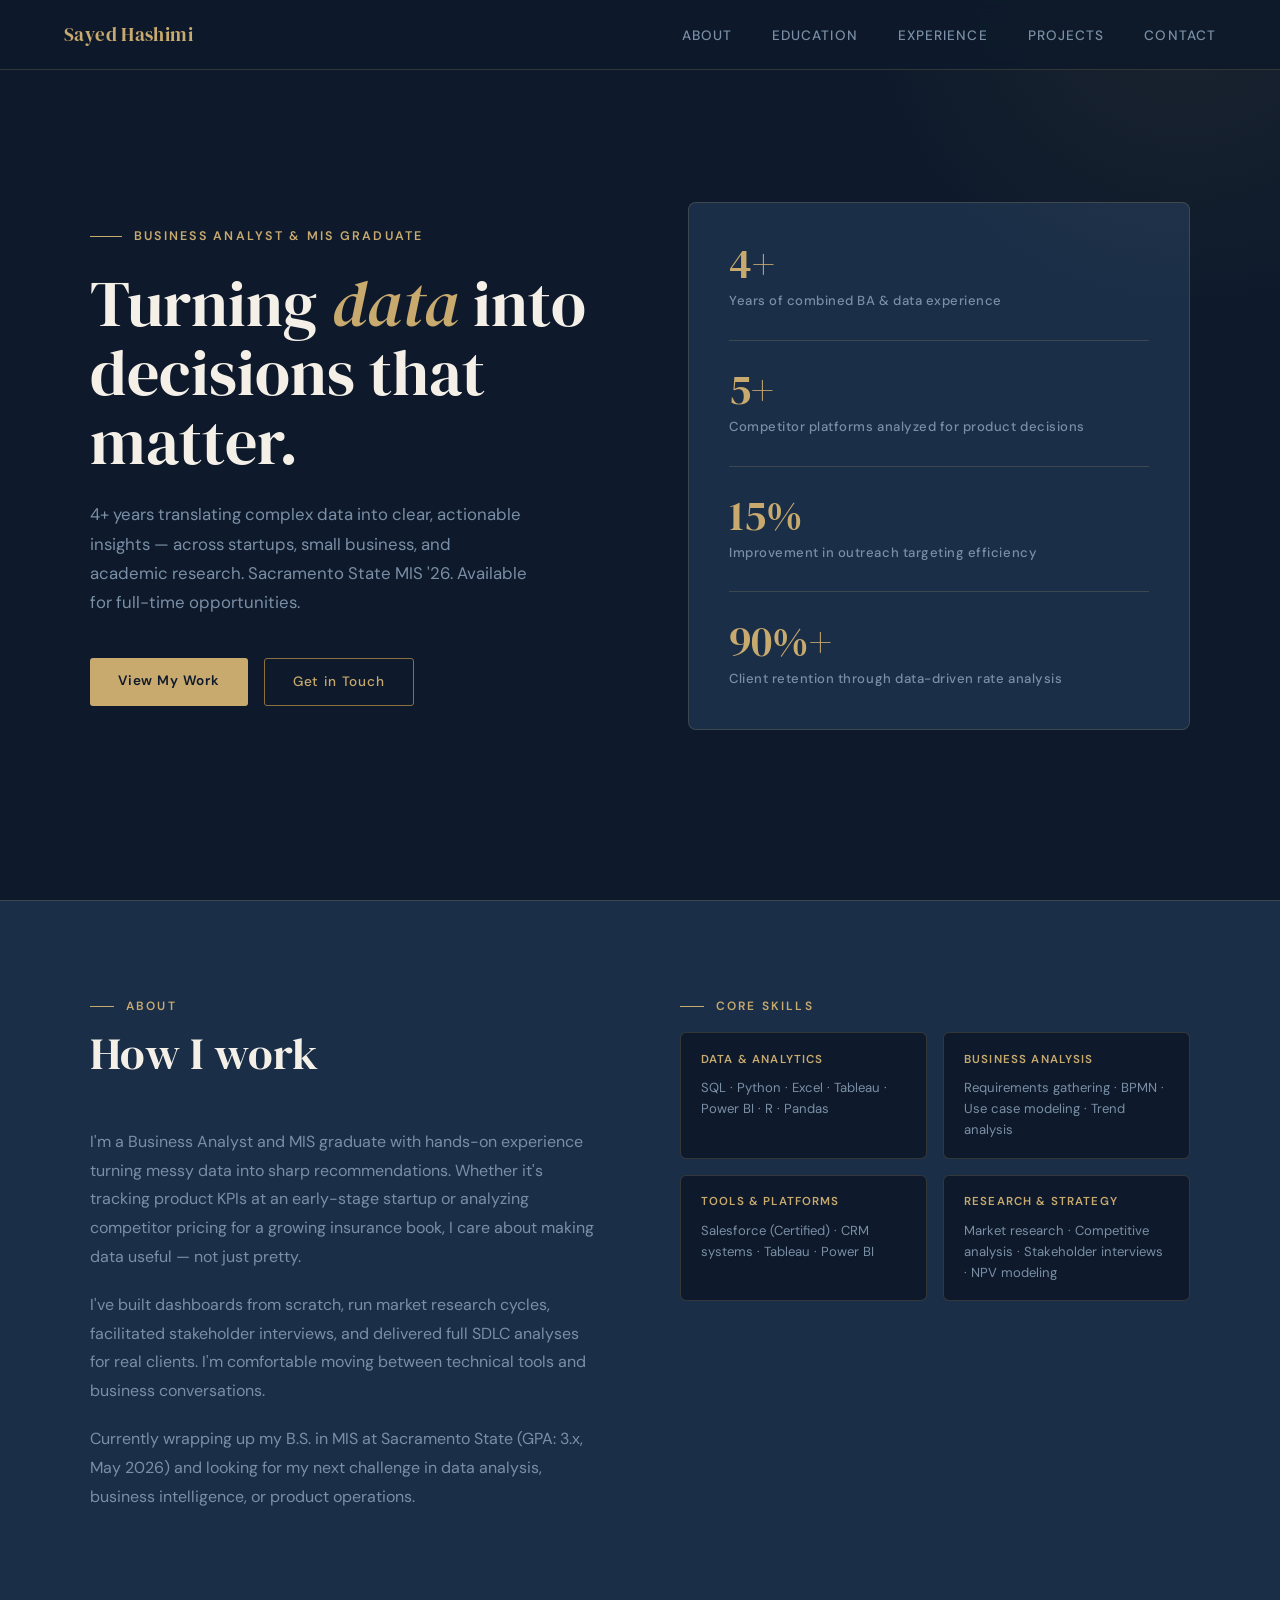
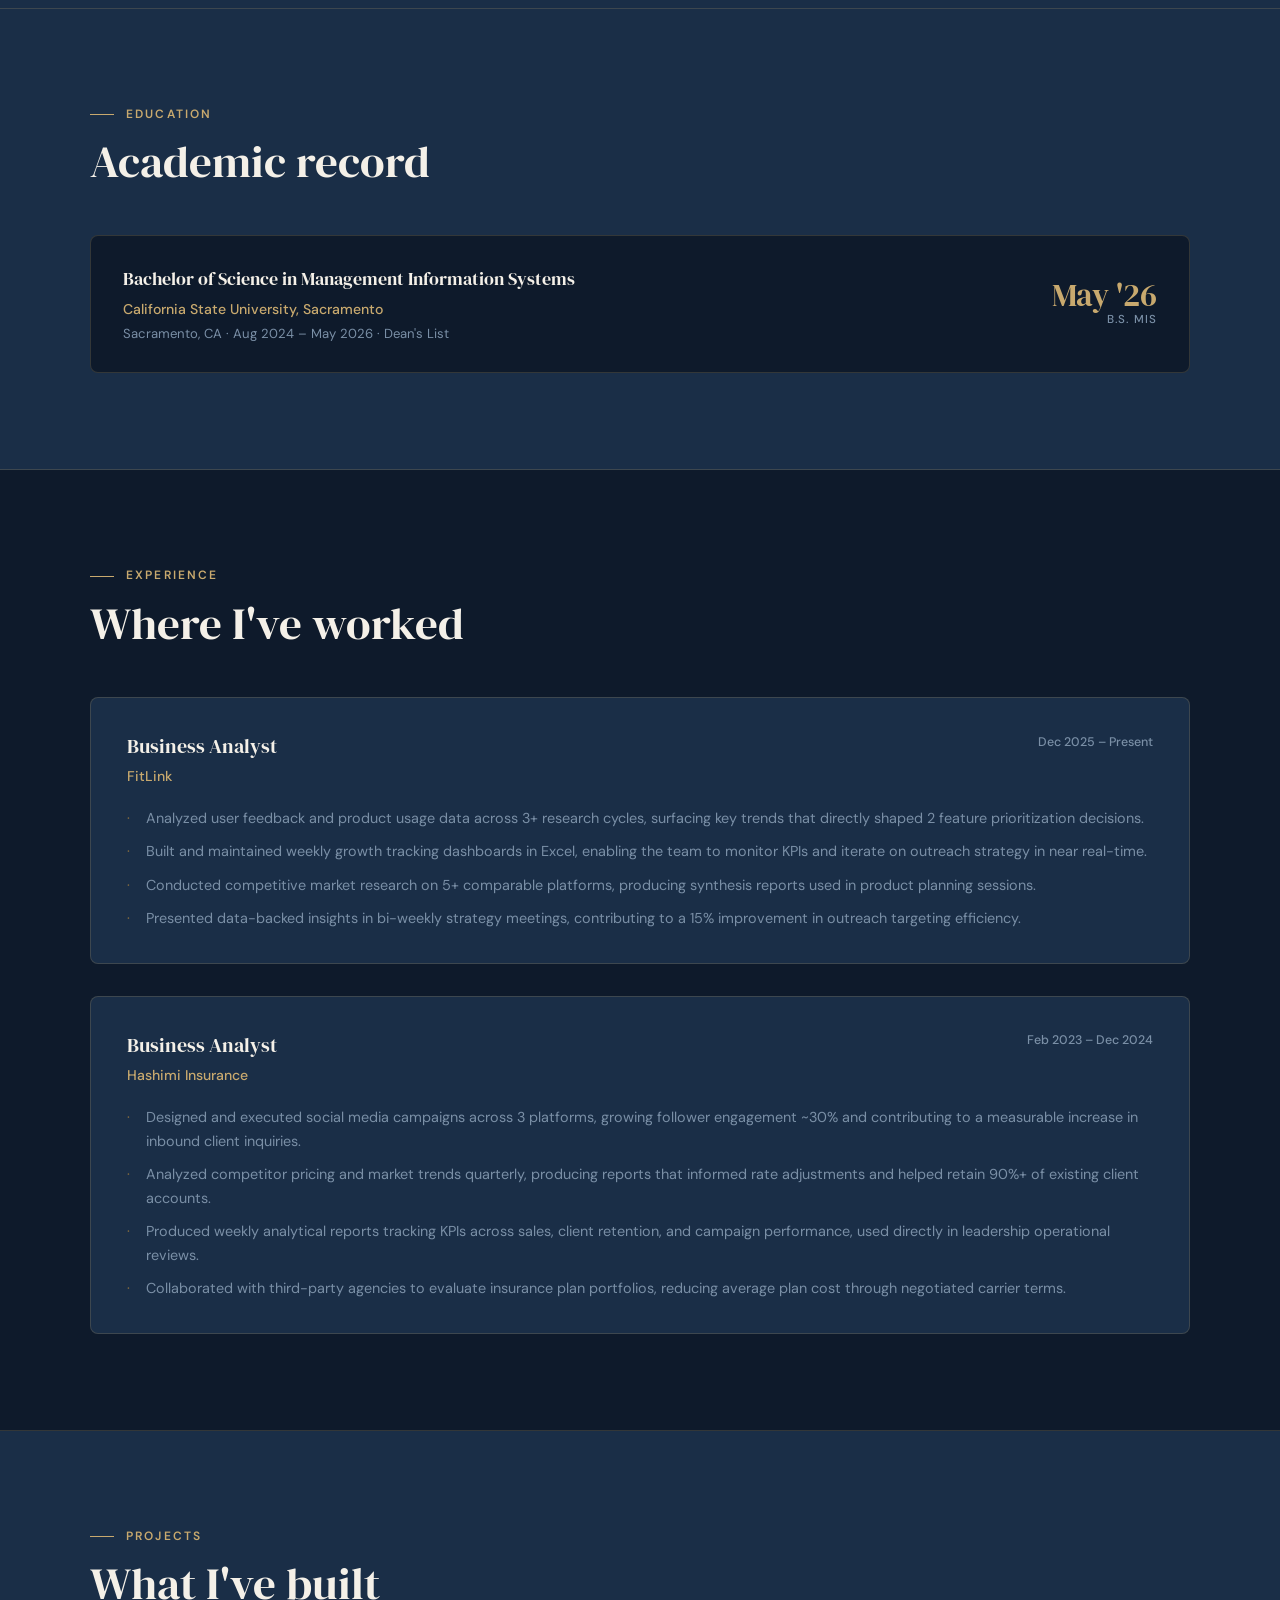
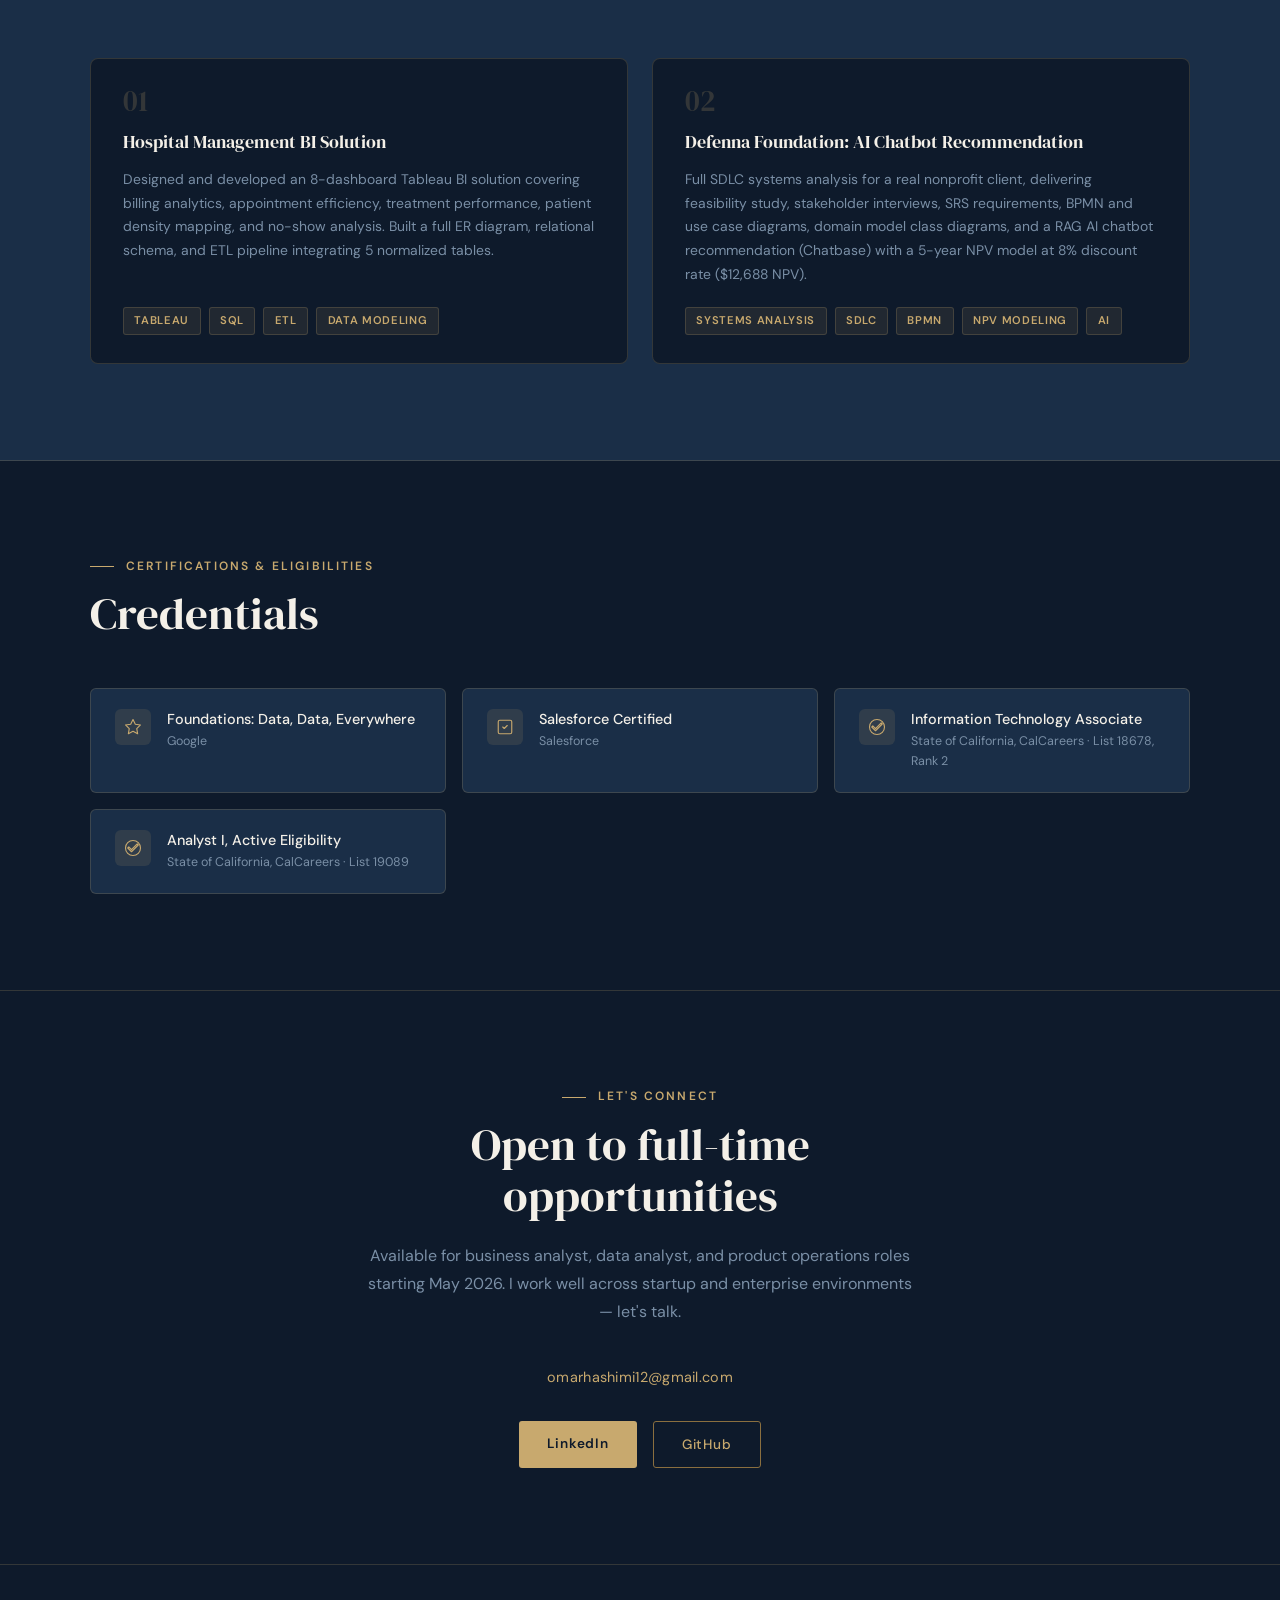
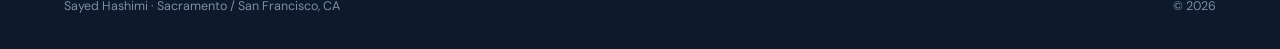
<file: index (1).html>
<!DOCTYPE html>
<html lang="en">
<head>
<meta charset="UTF-8" />
<meta name="viewport" content="width=device-width, initial-scale=1.0" />
<title>Sayed Hashimi — Business Analyst & MIS</title>
<link rel="preconnect" href="https://fonts.googleapis.com" />
<link rel="preconnect" href="https://fonts.gstatic.com" crossorigin />
<link href="https://fonts.googleapis.com/css2?family=DM+Serif+Display:ital@0;1&family=DM+Sans:wght@300;400;500;600&display=swap" rel="stylesheet" />
<style>
  :root {
    --navy: #0e1a2b;
    --navy-mid: #1a2e47;
    --navy-light: #243c5a;
    --cream: #f4f0e8;
    --cream-dim: #ede9df;
    --gold: #c8a96e;
    --gold-light: #e2c990;
    --gold-dim: #8a6f3f;
    --white: #ffffff;
    --text-muted: #7a8fa6;
    --border: rgba(200, 169, 110, 0.2);
    --font-display: 'DM Serif Display', Georgia, serif;
    --font-body: 'DM Sans', system-ui, sans-serif;
  }

  * { margin: 0; padding: 0; box-sizing: border-box; }

  html { scroll-behavior: smooth; }

  body {
    background: var(--navy);
    color: var(--cream);
    font-family: var(--font-body);
    font-weight: 400;
    line-height: 1.6;
    overflow-x: hidden;
  }

  /* NAV */
  nav {
    position: fixed;
    top: 0; left: 0; right: 0;
    z-index: 100;
    display: flex;
    align-items: center;
    justify-content: space-between;
    padding: 1.2rem 4rem;
    background: rgba(14, 26, 43, 0.9);
    backdrop-filter: blur(10px);
    border-bottom: 1px solid var(--border);
  }

  .nav-logo {
    font-family: var(--font-display);
    font-size: 1.2rem;
    color: var(--gold);
    letter-spacing: 0.02em;
    text-decoration: none;
  }

  .nav-links {
    display: flex;
    gap: 2.5rem;
    list-style: none;
  }

  .nav-links a {
    color: var(--text-muted);
    text-decoration: none;
    font-size: 0.85rem;
    font-weight: 500;
    letter-spacing: 0.08em;
    text-transform: uppercase;
    transition: color 0.2s;
  }

  .nav-links a:hover { color: var(--gold); }

  /* HERO */
  .hero {
    min-height: 100vh;
    display: flex;
    align-items: center;
    padding: 8rem 4rem 6rem;
    position: relative;
    overflow: hidden;
  }

  .hero::before {
    content: '';
    position: absolute;
    top: -40%;
    right: -20%;
    width: 700px;
    height: 700px;
    background: radial-gradient(circle, rgba(200,169,110,0.07) 0%, transparent 65%);
    pointer-events: none;
  }

  .hero-grid {
    max-width: 1100px;
    margin: 0 auto;
    display: grid;
    grid-template-columns: 1fr 1fr;
    gap: 6rem;
    align-items: center;
    width: 100%;
  }

  .hero-eyebrow {
    font-size: 0.78rem;
    font-weight: 600;
    letter-spacing: 0.18em;
    text-transform: uppercase;
    color: var(--gold);
    margin-bottom: 1.4rem;
    display: flex;
    align-items: center;
    gap: 0.75rem;
  }

  .hero-eyebrow::before {
    content: '';
    display: block;
    width: 32px;
    height: 1px;
    background: var(--gold);
  }

  h1 {
    font-family: var(--font-display);
    font-size: clamp(3rem, 5vw, 4.5rem);
    line-height: 1.08;
    color: var(--cream);
    margin-bottom: 1.5rem;
    font-weight: 400;
  }

  h1 em {
    font-style: italic;
    color: var(--gold);
  }

  .hero-sub {
    font-size: 1.05rem;
    color: var(--text-muted);
    line-height: 1.75;
    max-width: 440px;
    margin-bottom: 2.5rem;
  }

  .hero-cta {
    display: flex;
    gap: 1rem;
    flex-wrap: wrap;
  }

  .btn-primary {
    display: inline-block;
    padding: 0.75rem 1.75rem;
    background: var(--gold);
    color: var(--navy);
    text-decoration: none;
    font-weight: 600;
    font-size: 0.85rem;
    letter-spacing: 0.06em;
    border-radius: 3px;
    transition: background 0.2s, transform 0.15s;
  }

  .btn-primary:hover {
    background: var(--gold-light);
    transform: translateY(-1px);
  }

  .btn-outline {
    display: inline-block;
    padding: 0.75rem 1.75rem;
    border: 1px solid var(--gold-dim);
    color: var(--gold);
    text-decoration: none;
    font-weight: 500;
    font-size: 0.85rem;
    letter-spacing: 0.06em;
    border-radius: 3px;
    transition: border-color 0.2s, color 0.2s, transform 0.15s;
  }

  .btn-outline:hover {
    border-color: var(--gold);
    color: var(--gold-light);
    transform: translateY(-1px);
  }

  /* STATS CARD */
  .hero-stats {
    background: var(--navy-mid);
    border: 1px solid var(--border);
    border-radius: 8px;
    padding: 2.5rem;
  }

  .stat-row {
    display: flex;
    flex-direction: column;
    gap: 1.8rem;
  }

  .stat-item {
    border-bottom: 1px solid var(--border);
    padding-bottom: 1.8rem;
  }

  .stat-item:last-child {
    border-bottom: none;
    padding-bottom: 0;
  }

  .stat-number {
    font-family: var(--font-display);
    font-size: 2.6rem;
    color: var(--gold);
    line-height: 1;
    margin-bottom: 0.3rem;
  }

  .stat-label {
    font-size: 0.82rem;
    color: var(--text-muted);
    font-weight: 500;
    letter-spacing: 0.04em;
  }

  /* SECTION COMMON */
  section {
    padding: 6rem 4rem;
  }

  .section-inner {
    max-width: 1100px;
    margin: 0 auto;
  }

  .section-eyebrow {
    font-size: 0.75rem;
    font-weight: 600;
    letter-spacing: 0.18em;
    text-transform: uppercase;
    color: var(--gold);
    margin-bottom: 0.75rem;
    display: flex;
    align-items: center;
    gap: 0.75rem;
  }

  .section-eyebrow::before {
    content: '';
    display: block;
    width: 24px;
    height: 1px;
    background: var(--gold);
  }

  h2 {
    font-family: var(--font-display);
    font-size: clamp(2rem, 3.5vw, 2.8rem);
    font-weight: 400;
    line-height: 1.15;
    color: var(--cream);
    margin-bottom: 3rem;
  }

  /* ABOUT */
  #about {
    background: var(--navy-mid);
    border-top: 1px solid var(--border);
    border-bottom: 1px solid var(--border);
  }

  .about-grid {
    display: grid;
    grid-template-columns: 1fr 1fr;
    gap: 5rem;
    align-items: start;
  }

  .about-body {
    font-size: 1rem;
    color: var(--text-muted);
    line-height: 1.8;
  }

  .about-body p + p { margin-top: 1.2rem; }

  .skills-grid {
    display: grid;
    grid-template-columns: 1fr 1fr;
    gap: 1rem;
  }

  .skill-card {
    background: var(--navy);
    border: 1px solid var(--border);
    border-radius: 6px;
    padding: 1.1rem 1.25rem;
  }

  .skill-card-title {
    font-size: 0.72rem;
    font-weight: 600;
    letter-spacing: 0.1em;
    text-transform: uppercase;
    color: var(--gold);
    margin-bottom: 0.5rem;
  }

  .skill-card-body {
    font-size: 0.82rem;
    color: var(--text-muted);
    line-height: 1.6;
  }

  /* EXPERIENCE */
  #experience { border-bottom: 1px solid var(--border); }

  .exp-list {
    display: flex;
    flex-direction: column;
    gap: 2rem;
  }

  .exp-card {
    background: var(--navy-mid);
    border: 1px solid var(--border);
    border-radius: 8px;
    padding: 2rem 2.25rem;
    transition: border-color 0.2s;
    position: relative;
    overflow: hidden;
  }

  .exp-card::before {
    content: '';
    position: absolute;
    top: 0; left: 0;
    width: 3px;
    height: 100%;
    background: var(--gold);
    opacity: 0;
    transition: opacity 0.2s;
  }

  .exp-card:hover { border-color: var(--gold-dim); }
  .exp-card:hover::before { opacity: 1; }

  .exp-header {
    display: flex;
    justify-content: space-between;
    align-items: flex-start;
    margin-bottom: 1.2rem;
    gap: 1rem;
    flex-wrap: wrap;
  }

  .exp-role {
    font-family: var(--font-display);
    font-size: 1.25rem;
    color: var(--cream);
    font-weight: 400;
  }

  .exp-company {
    font-size: 0.88rem;
    color: var(--gold);
    font-weight: 500;
    margin-top: 0.2rem;
  }

  .exp-date {
    font-size: 0.78rem;
    color: var(--text-muted);
    font-weight: 500;
    white-space: nowrap;
    padding-top: 0.15rem;
  }

  .exp-bullets {
    list-style: none;
    display: flex;
    flex-direction: column;
    gap: 0.6rem;
  }

  .exp-bullets li {
    font-size: 0.9rem;
    color: var(--text-muted);
    padding-left: 1.2rem;
    position: relative;
    line-height: 1.65;
  }

  .exp-bullets li::before {
    content: '·';
    position: absolute;
    left: 0;
    color: var(--gold-dim);
  }

  /* PROJECTS */
  #projects {
    background: var(--navy-mid);
    border-bottom: 1px solid var(--border);
  }

  .projects-grid {
    display: grid;
    grid-template-columns: repeat(auto-fit, minmax(300px, 1fr));
    gap: 1.5rem;
  }

  .project-card {
    background: var(--navy);
    border: 1px solid var(--border);
    border-radius: 8px;
    padding: 1.75rem 2rem;
    display: flex;
    flex-direction: column;
    gap: 0.9rem;
    transition: border-color 0.2s, transform 0.2s;
  }

  .project-card:hover {
    border-color: var(--gold-dim);
    transform: translateY(-2px);
  }

  .project-number {
    font-family: var(--font-display);
    font-size: 1.8rem;
    color: rgba(200,169,110,0.2);
    line-height: 1;
  }

  .project-title {
    font-family: var(--font-display);
    font-size: 1.15rem;
    color: var(--cream);
    font-weight: 400;
    line-height: 1.3;
  }

  .project-body {
    font-size: 0.87rem;
    color: var(--text-muted);
    line-height: 1.7;
    flex: 1;
  }

  .project-tags {
    display: flex;
    flex-wrap: wrap;
    gap: 0.5rem;
    margin-top: 0.4rem;
  }

  .tag {
    font-size: 0.7rem;
    font-weight: 600;
    letter-spacing: 0.06em;
    text-transform: uppercase;
    color: var(--gold);
    background: rgba(200,169,110,0.1);
    border: 1px solid rgba(200,169,110,0.2);
    padding: 0.25rem 0.65rem;
    border-radius: 3px;
  }

  /* CERTS */
  #certifications { border-bottom: 1px solid var(--border); }

  .cert-list {
    display: grid;
    grid-template-columns: repeat(auto-fit, minmax(280px, 1fr));
    gap: 1rem;
  }

  .cert-item {
    background: var(--navy-mid);
    border: 1px solid var(--border);
    border-radius: 6px;
    padding: 1.25rem 1.5rem;
    display: flex;
    align-items: flex-start;
    gap: 1rem;
  }

  .cert-icon {
    width: 36px;
    height: 36px;
    background: rgba(200,169,110,0.12);
    border-radius: 6px;
    display: flex;
    align-items: center;
    justify-content: center;
    flex-shrink: 0;
  }

  .cert-icon svg {
    width: 18px;
    height: 18px;
    stroke: var(--gold);
    fill: none;
    stroke-width: 1.5;
    stroke-linecap: round;
    stroke-linejoin: round;
  }

  .cert-title {
    font-size: 0.9rem;
    font-weight: 500;
    color: var(--cream);
    margin-bottom: 0.2rem;
    line-height: 1.4;
  }

  .cert-sub {
    font-size: 0.78rem;
    color: var(--text-muted);
  }

  /* EDUCATION */
  #education {
    background: var(--navy-mid);
    border-bottom: 1px solid var(--border);
  }

  .edu-card {
    background: var(--navy);
    border: 1px solid var(--border);
    border-radius: 8px;
    padding: 1.75rem 2rem;
    display: flex;
    justify-content: space-between;
    align-items: center;
    gap: 2rem;
    flex-wrap: wrap;
  }

  .edu-card + .edu-card { margin-top: 1rem; }

  .edu-degree {
    font-family: var(--font-display);
    font-size: 1.15rem;
    color: var(--cream);
    font-weight: 400;
    margin-bottom: 0.25rem;
  }

  .edu-school {
    font-size: 0.88rem;
    color: var(--gold);
    font-weight: 500;
    margin-bottom: 0.2rem;
  }

  .edu-detail {
    font-size: 0.82rem;
    color: var(--text-muted);
  }

  .edu-gpa {
    text-align: right;
  }

  .gpa-number {
    font-family: var(--font-display);
    font-size: 2rem;
    color: var(--gold);
    line-height: 1;
  }

  .gpa-label {
    font-size: 0.72rem;
    color: var(--text-muted);
    font-weight: 500;
    letter-spacing: 0.08em;
    text-transform: uppercase;
  }

  /* CONTACT */
  #contact { text-align: center; }

  .contact-inner {
    max-width: 560px;
    margin: 0 auto;
  }

  .contact-body {
    font-size: 1rem;
    color: var(--text-muted);
    line-height: 1.75;
    margin-bottom: 2.5rem;
  }

  .contact-links {
    display: flex;
    justify-content: center;
    gap: 1rem;
    flex-wrap: wrap;
  }

  .contact-email {
    display: block;
    font-size: 0.9rem;
    color: var(--gold);
    text-decoration: none;
    margin-bottom: 2rem;
    letter-spacing: 0.02em;
  }

  .contact-email:hover { color: var(--gold-light); }

  /* FOOTER */
  footer {
    padding: 2rem 4rem;
    border-top: 1px solid var(--border);
    display: flex;
    justify-content: space-between;
    align-items: center;
    flex-wrap: wrap;
    gap: 1rem;
  }

  footer p {
    font-size: 0.78rem;
    color: var(--text-muted);
  }

  /* MOBILE */
  @media (max-width: 768px) {
    nav { padding: 1rem 1.5rem; }
    .nav-links { display: none; }
    section { padding: 4rem 1.5rem; }
    .hero { padding: 7rem 1.5rem 4rem; }
    .hero-grid { grid-template-columns: 1fr; gap: 3rem; }
    .about-grid { grid-template-columns: 1fr; gap: 2.5rem; }
    footer { padding: 2rem 1.5rem; flex-direction: column; text-align: center; }
    .exp-header { flex-direction: column; }
    .edu-gpa { text-align: left; }
  }
</style>
</head>
<body>

<!-- NAV -->
<nav>
  <a href="#" class="nav-logo">Sayed Hashimi</a>
  <ul class="nav-links">
    <li><a href="#about">About</a></li>
    <li><a href="#education">Education</a></li>
    <li><a href="#experience">Experience</a></li>
    <li><a href="#projects">Projects</a></li>
    <li><a href="#contact">Contact</a></li>
  </ul>
</nav>

<!-- HERO -->
<section class="hero" id="home">
  <div class="hero-grid">
    <div>
      <div class="hero-eyebrow">Business Analyst &amp; MIS Graduate</div>
      <h1>Turning <em>data</em> into decisions that matter.</h1>
      <p class="hero-sub">
        4+ years translating complex data into clear, actionable insights — across startups, small business, and academic research. 
        Sacramento State MIS &apos;26. Available for full-time opportunities.
      </p>
      <div class="hero-cta">
        <a href="#experience" class="btn-primary">View My Work</a>
        <a href="#contact" class="btn-outline">Get in Touch</a>
      </div>
    </div>
    <div class="hero-stats">
      <div class="stat-row">
        <div class="stat-item">
          <div class="stat-number">4+</div>
          <div class="stat-label">Years of combined BA &amp; data experience</div>
        </div>
        <div class="stat-item">
          <div class="stat-number">5+</div>
          <div class="stat-label">Competitor platforms analyzed for product decisions</div>
        </div>
        <div class="stat-item">
          <div class="stat-number">15%</div>
          <div class="stat-label">Improvement in outreach targeting efficiency</div>
        </div>
        <div class="stat-item">
          <div class="stat-number">90%+</div>
          <div class="stat-label">Client retention through data-driven rate analysis</div>
        </div>
      </div>
    </div>
  </div>
</section>

<!-- ABOUT -->
<section id="about">
  <div class="section-inner">
    <div class="about-grid">
      <div>
        <div class="section-eyebrow">About</div>
        <h2>How I work</h2>
        <div class="about-body">
          <p>
            I'm a Business Analyst and MIS graduate with hands-on experience turning messy data into sharp recommendations. 
            Whether it's tracking product KPIs at an early-stage startup or analyzing competitor pricing for a growing insurance book, 
            I care about making data useful — not just pretty.
          </p>
          <p>
            I've built dashboards from scratch, run market research cycles, facilitated stakeholder interviews, and delivered 
            full SDLC analyses for real clients. I'm comfortable moving between technical tools and business conversations.
          </p>
          <p>
            Currently wrapping up my B.S. in MIS at Sacramento State (GPA: 3.x, May 2026) and looking for my next challenge in 
            data analysis, business intelligence, or product operations.
          </p>
        </div>
      </div>
      <div>
        <div class="section-eyebrow" style="margin-bottom: 1rem;">Core Skills</div>
        <div class="skills-grid">
          <div class="skill-card">
            <div class="skill-card-title">Data &amp; Analytics</div>
            <div class="skill-card-body">SQL · Python · Excel · Tableau · Power BI · R · Pandas</div>
          </div>
          <div class="skill-card">
            <div class="skill-card-title">Business Analysis</div>
            <div class="skill-card-body">Requirements gathering · BPMN · Use case modeling · Trend analysis</div>
          </div>
          <div class="skill-card">
            <div class="skill-card-title">Tools &amp; Platforms</div>
            <div class="skill-card-body">Salesforce (Certified) · CRM systems · Tableau · Power BI</div>
          </div>
          <div class="skill-card">
            <div class="skill-card-title">Research &amp; Strategy</div>
            <div class="skill-card-body">Market research · Competitive analysis · Stakeholder interviews · NPV modeling</div>
          </div>
        </div>
      </div>
    </div>
  </div>
</section>

<!-- EDUCATION -->
<section id="education">
  <div class="section-inner">
    <div class="section-eyebrow">Education</div>
    <h2>Academic record</h2>

    <div class="edu-card">
      <div>
        <div class="edu-degree">Bachelor of Science in Management Information Systems</div>
        <div class="edu-school">California State University, Sacramento</div>
        <div class="edu-detail">Sacramento, CA · Aug 2024 – May 2026 · Dean's List</div>
      </div>
      <div class="edu-gpa">
        <div class="gpa-number">May '26</div>
        <div class="gpa-label">B.S. MIS</div>
      </div>
    </div>

  </div>
</section>

<!-- EXPERIENCE -->
<section id="experience">
  <div class="section-inner">
    <div class="section-eyebrow">Experience</div>
    <h2>Where I've worked</h2>
    <div class="exp-list">

      <div class="exp-card">
        <div class="exp-header">
          <div>
            <div class="exp-role">Business Analyst</div>
            <div class="exp-company">FitLink</div>
          </div>
          <div class="exp-date">Dec 2025 – Present</div>
        </div>
        <ul class="exp-bullets">
          <li>Analyzed user feedback and product usage data across 3+ research cycles, surfacing key trends that directly shaped 2 feature prioritization decisions.</li>
          <li>Built and maintained weekly growth tracking dashboards in Excel, enabling the team to monitor KPIs and iterate on outreach strategy in near real-time.</li>
          <li>Conducted competitive market research on 5+ comparable platforms, producing synthesis reports used in product planning sessions.</li>
          <li>Presented data-backed insights in bi-weekly strategy meetings, contributing to a 15% improvement in outreach targeting efficiency.</li>
        </ul>
      </div>

      <div class="exp-card">
        <div class="exp-header">
          <div>
            <div class="exp-role">Business Analyst</div>
            <div class="exp-company">Hashimi Insurance</div>
          </div>
          <div class="exp-date">Feb 2023 – Dec 2024</div>
        </div>
        <ul class="exp-bullets">
          <li>Designed and executed social media campaigns across 3 platforms, growing follower engagement ~30% and contributing to a measurable increase in inbound client inquiries.</li>
          <li>Analyzed competitor pricing and market trends quarterly, producing reports that informed rate adjustments and helped retain 90%+ of existing client accounts.</li>
          <li>Produced weekly analytical reports tracking KPIs across sales, client retention, and campaign performance, used directly in leadership operational reviews.</li>
          <li>Collaborated with third-party agencies to evaluate insurance plan portfolios, reducing average plan cost through negotiated carrier terms.</li>
        </ul>
      </div>

    </div>
  </div>
</section>

<!-- PROJECTS -->
<section id="projects">
  <div class="section-inner">
    <div class="section-eyebrow">Projects</div>
    <h2>What I've built</h2>
    <div class="projects-grid">

      <div class="project-card">
        <div class="project-number">01</div>
        <div class="project-title">Hospital Management BI Solution</div>
        <div class="project-body">
          Designed and developed an 8-dashboard Tableau BI solution covering billing analytics, appointment efficiency, 
          treatment performance, patient density mapping, and no-show analysis. Built a full ER diagram, relational schema, 
          and ETL pipeline integrating 5 normalized tables.
        </div>
        <div class="project-tags">
          <span class="tag">Tableau</span>
          <span class="tag">SQL</span>
          <span class="tag">ETL</span>
          <span class="tag">Data Modeling</span>
        </div>
      </div>

      <div class="project-card">
        <div class="project-number">02</div>
        <div class="project-title">Defenna Foundation: AI Chatbot Recommendation</div>
        <div class="project-body">
          Full SDLC systems analysis for a real nonprofit client, delivering feasibility study, stakeholder interviews, 
          SRS requirements, BPMN and use case diagrams, domain model class diagrams, and a RAG AI chatbot recommendation 
          (Chatbase) with a 5-year NPV model at 8% discount rate ($12,688 NPV).
        </div>
        <div class="project-tags">
          <span class="tag">Systems Analysis</span>
          <span class="tag">SDLC</span>
          <span class="tag">BPMN</span>
          <span class="tag">NPV Modeling</span>
          <span class="tag">AI</span>
        </div>
      </div>

    </div>
  </div>
</section>

<!-- CERTIFICATIONS -->
<section id="certifications">
  <div class="section-inner">
    <div class="section-eyebrow">Certifications &amp; Eligibilities</div>
    <h2>Credentials</h2>
    <div class="cert-list">

      <div class="cert-item">
        <div class="cert-icon">
          <svg viewBox="0 0 24 24"><path d="M12 2l3.09 6.26L22 9.27l-5 4.87 1.18 6.88L12 17.77l-6.18 3.25L7 14.14 2 9.27l6.91-1.01L12 2z"/></svg>
        </div>
        <div>
          <div class="cert-title">Foundations: Data, Data, Everywhere</div>
          <div class="cert-sub">Google</div>
        </div>
      </div>

      <div class="cert-item">
        <div class="cert-icon">
          <svg viewBox="0 0 24 24"><rect x="3" y="3" width="18" height="18" rx="2"/><path d="M9 12l2 2 4-4"/></svg>
        </div>
        <div>
          <div class="cert-title">Salesforce Certified</div>
          <div class="cert-sub">Salesforce</div>
        </div>
      </div>

      <div class="cert-item">
        <div class="cert-icon">
          <svg viewBox="0 0 24 24"><path d="M12 2C6.48 2 2 6.48 2 12s4.48 10 10 10 10-4.48 10-10S17.52 2 12 2zm-2 15l-5-5 1.41-1.41L10 14.17l7.59-7.59L19 8l-9 9z"/></svg>
        </div>
        <div>
          <div class="cert-title">Information Technology Associate</div>
          <div class="cert-sub">State of California, CalCareers · List 18678, Rank 2</div>
        </div>
      </div>

      <div class="cert-item">
        <div class="cert-icon">
          <svg viewBox="0 0 24 24"><path d="M12 2C6.48 2 2 6.48 2 12s4.48 10 10 10 10-4.48 10-10S17.52 2 12 2zm-2 15l-5-5 1.41-1.41L10 14.17l7.59-7.59L19 8l-9 9z"/></svg>
        </div>
        <div>
          <div class="cert-title">Analyst I, Active Eligibility</div>
          <div class="cert-sub">State of California, CalCareers · List 19089</div>
        </div>
      </div>

    </div>
  </div>
</section>

<!-- CONTACT -->
<section id="contact">
  <div class="section-inner">
    <div class="contact-inner">
      <div class="section-eyebrow" style="justify-content: center;">Let's connect</div>
      <h2 style="margin-bottom: 1.25rem;">Open to full-time opportunities</h2>
      <p class="contact-body">
        Available for business analyst, data analyst, and product operations roles starting May 2026. 
        I work well across startup and enterprise environments — let's talk.
      </p>
      <a href="mailto:omarhashimi12@gmail.com" class="contact-email">omarhashimi12@gmail.com</a>
      <div class="contact-links">
        <a href="https://linkedin.com" target="_blank" class="btn-primary">LinkedIn</a>
        <a href="https://github.com" target="_blank" class="btn-outline">GitHub</a>
      </div>
    </div>
  </div>
</section>

<!-- FOOTER -->
<footer>
  <p>Sayed Hashimi · Sacramento / San Francisco, CA</p>
  <p>© 2026</p>
</footer>

</body>
</html>
</file>
<file: styles.css>
/* ═══════════════════════════════════════════════════════════════════
   Version B, the reference site's actual deployed treatment:
   "White Glass + Rainbow". Light ground, frosted translucent cards,
   one switchable accent hue, Rajdhani + Share Tech Mono.
   Committed single visual world (the glass IS the subject), so every
   colour is painted explicitly and nothing borrows the host ground.
   ═══════════════════════════════════════════════════════════════ */

:root {
  --rainbow: #f97316; --rainbow-soft: #fed7aa; --rainbow-wash: #fff7ed;
  --ink: #182334;
  --ink-2: #1c2737;
  --muted: #4c5c70;
  --muted-2: #56677d;
  --glass: rgba(255, 255, 255, 0.86);
  --glass-line: rgba(255, 255, 255, 0.82);
  --hairline: rgba(23, 32, 51, 0.10);

  /* Motion. Built-in CSS easings lack punch, so every curve here is explicit.
     ease-in is deliberately absent: it delays the first frame, which is the
     one the user is watching most closely. */
  --ease-out: cubic-bezier(0.23, 1, 0.32, 1);
  --ease-in-out: cubic-bezier(0.77, 0, 0.175, 1);
  --press: 120ms ease-out;
}
:root[data-hue="terracotta"] { --rainbow: #c67139; --rainbow-soft: #f0cdb0; --rainbow-wash: #fdf5ee; }
:root[data-hue="red"]    { --rainbow: #ef4444; --rainbow-soft: #fecaca; --rainbow-wash: #fff1f2; }
:root[data-hue="green"]  { --rainbow: #16a34a; --rainbow-soft: #bbf7d0; --rainbow-wash: #f0fdf4; }
:root[data-hue="blue"]   { --rainbow: #2563eb; --rainbow-soft: #bfdbfe; --rainbow-wash: #eff6ff; }
:root[data-hue="indigo"] { --rainbow: #4f46e5; --rainbow-soft: #c7d2fe; --rainbow-wash: #eef2ff; }
:root[data-hue="violet"] { --rainbow: #9333ea; --rainbow-soft: #e9d5ff; --rainbow-wash: #faf5ff; }

* { box-sizing: border-box; }
html { scroll-behavior: smooth; scroll-padding-top: 96px; -webkit-text-size-adjust: 100%; text-size-adjust: 100%; }

body {
  margin: 0;
  font-family: 'Rajdhani', 'Segoe UI', -apple-system, sans-serif;
  font-size: 17px;
  line-height: 1.6;
  color: var(--ink);
  overflow-x: hidden;
  background:
    radial-gradient(circle at 8% 4%, color-mix(in srgb, var(--rainbow-soft) 58%, white), transparent 30rem),
    radial-gradient(circle at 94% 24%, color-mix(in srgb, var(--rainbow) 8%, white), transparent 34rem),
    linear-gradient(145deg, #ffffff 0%, var(--rainbow-wash) 52%, #f8fafc 100%);
  background-attachment: fixed;
  transition: background 400ms ease;
}
/* the reference's faint scanline, kept very low */
body::before {
  content: ""; position: fixed; inset: 0; z-index: 9998; pointer-events: none;
  background: repeating-linear-gradient(0deg, transparent, transparent 4px, rgba(32,39,51,.018) 4px, rgba(32,39,51,.018) 5px);
}
img { display: block; max-width: 100%; }
h1, h2, h3 { margin: 0; line-height: 1.15; font-weight: 700; }
p { margin: 0; }
a { color: var(--rainbow); }
:focus-visible { outline: 2px solid var(--rainbow); outline-offset: 3px; border-radius: 6px; }

.shell { max-width: 1180px; margin: 0 auto; padding: 0 clamp(20px, 4.5vw, 56px); }
.mono, .eyebrow, .t, .chip, .skill-ico, .exp-date, .proj-focus, .brand-role {
  font-family: 'Share Tech Mono', 'Courier New', monospace;
}

/* ── Preview chrome ─────────────────────────────────────────────── */
.hue-rail {
  position: fixed; right: 14px; top: 50%; transform: translateY(-50%); z-index: 950;
  display: flex; flex-direction: column; gap: 9px; padding: 11px 8px;
  background: var(--glass); border: 1px solid var(--glass-line); border-radius: 999px;
  backdrop-filter: blur(20px); box-shadow: 0 14px 34px rgba(69,48,91,.14);
}
.hue {
  width: 19px; height: 19px; padding: 0; cursor: pointer; border-radius: 50%;
  background: var(--sw); border: 2px solid rgba(255,255,255,.9);
  box-shadow: 0 2px 7px rgba(23,32,51,.24); transition: transform 180ms var(--ease-out);
}
.hue:hover { transform: scale(1.18); }
.hue.is-on { transform: scale(1.25); box-shadow: 0 0 0 3px color-mix(in srgb, var(--sw) 40%, transparent); }

.skip {
  position: fixed; top: -5rem; left: 1rem; z-index: 1001; padding: .6rem .9rem;
  background: var(--rainbow); color: #fff; font-weight: 700; text-decoration: none;
  border-radius: 0 0 8px 8px; transition: top 180ms ease;
}
.skip:focus { top: 0; }
.progress { position: fixed; top: 0; left: 0; right: 0; height: 3px; z-index: 1000; background: rgba(23,32,51,.07); }
.progress span {
  display: block; height: 100%; width: 100%; transform: scaleX(0); transform-origin: left;
  background: linear-gradient(90deg, var(--rainbow), color-mix(in srgb, var(--rainbow) 55%, #7c3aed));
}

/* ── Nav ────────────────────────────────────────────────────────── */
.topnav {
  position: sticky; top: 0; z-index: 800;
  display: flex; align-items: center; gap: 22px;
  padding: 12px clamp(20px, 4.5vw, 56px);
  background: rgba(255,255,255,.68); backdrop-filter: blur(20px);
  border-bottom: 1px solid rgba(255,255,255,.92);
  transition: box-shadow 260ms var(--ease-out), background 260ms var(--ease-out);
}
.topnav.stuck { background: rgba(255,255,255,.85); box-shadow: 0 12px 34px rgba(69,48,91,.10); }
.brand { display: flex; align-items: center; gap: 11px; margin-right: auto; text-decoration: none; }
.brand-mark {
  display: grid; grid-auto-flow: column; place-items: center; gap: 1px;
  width: 40px; height: 40px; border-radius: 12px; font-weight: 700; font-size: 15px;
  background: linear-gradient(145deg, #ffffff, var(--rainbow-soft));
  border: 1px solid color-mix(in srgb, var(--rainbow) 60%, white); color: #1a2636;
}
.brand-mark span:last-child { color: var(--rainbow); }
.brand-copy { display: flex; flex-direction: column; line-height: 1.2; }
.brand-name { font-weight: 700; font-size: 16px; color: #1c2636; }
.brand-role { font-size: 11px; color: var(--muted-2); }
.navlinks { display: flex; align-items: center; gap: 4px; }
.navlinks a {
  padding: 8px 13px; border-radius: 9px; text-decoration: none;
  font-size: 15px; font-weight: 600; color: #1c2636;
  transition: background 180ms var(--ease-out), color 180ms var(--ease-out), transform var(--press);
}
.navlinks a:hover { background: color-mix(in srgb, var(--rainbow) 11%, transparent); }
.navlinks a[aria-current="page"] {
  background: color-mix(in srgb, var(--rainbow) 14%, transparent);
  color: var(--rainbow); font-weight: 700;
}
.navlinks a[aria-current="page"]::after {
  content: ""; position: absolute; left: 13px; right: 13px; bottom: 4px; height: 2px;
  border-radius: 2px; background: var(--rainbow);
}
.navlinks a { position: relative; }
.navlinks a.nav-cta[aria-current="page"] { background: var(--rainbow); color: #fff; }
.navlinks a.nav-cta[aria-current="page"]::after { display: none; }
.navlinks a.nav-cta {
  background: var(--rainbow); color: #fff; margin-left: 6px;
  box-shadow: 0 8px 20px color-mix(in srgb, var(--rainbow) 26%, transparent);
}
.navlinks a.nav-cta:hover { filter: brightness(1.06); background: var(--rainbow); }
.burger {
  display: none; flex-direction: column; gap: 4px; align-items: center; justify-content: center;
  width: 42px; height: 42px; cursor: pointer; border-radius: 11px;
  background: rgba(255,255,255,.7); border: 1px solid var(--hairline);
}
.burger span {
  display: block; width: 18px; height: 2px; border-radius: 2px; background: #1c2636;
  transition: transform 220ms var(--ease-out), opacity 160ms var(--ease-out);
}
/* Bars fold into an X, so the control states whether the menu is open. */
.burger[aria-expanded="true"] span:nth-child(1) { transform: translateY(6px) rotate(45deg); }
.burger[aria-expanded="true"] span:nth-child(2) { opacity: 0; transform: scaleX(.4); }
.burger[aria-expanded="true"] span:nth-child(3) { transform: translateY(-6px) rotate(-45deg); }

/* ── Sections ───────────────────────────────────────────────────── */
.sec { padding: 92px 0; position: relative; }
.sec-hero { padding: 56px 0 80px; }
.eyebrow {
  font-size: 12px; letter-spacing: .16em; text-transform: uppercase;
  color: var(--rainbow); margin-bottom: 12px;
}
.sec-title { font-size: clamp(2rem, 3.9vw, 3.3rem); letter-spacing: -.03em; color: var(--ink); margin-bottom: 16px; }
.sec-title em { font-style: normal; color: var(--rainbow); }
.sec-desc { max-width: 620px; color: var(--muted); margin-bottom: 36px; }

/* ── Glass primitive ────────────────────────────────────────────── */
.glass {
  background: var(--glass);
  border: 1px solid var(--glass-line);
  border-radius: 20px;
  backdrop-filter: blur(30px) saturate(125%);
  -webkit-backdrop-filter: blur(30px) saturate(125%);
  box-shadow: inset 0 1px 0 rgba(255,255,255,.88), 0 18px 44px color-mix(in srgb, var(--rainbow) 12%, transparent);
  color: var(--ink-2);
  transition: transform 260ms var(--ease-out), box-shadow 260ms var(--ease-out), border-color 260ms var(--ease-out);
}
.glass:hover {
  transform: translateY(-4px);
  border-color: color-mix(in srgb, var(--rainbow) 34%, white);
  box-shadow: inset 0 1px 0 rgba(255,255,255,.9), 0 26px 56px color-mix(in srgb, var(--rainbow) 20%, transparent);
}

/* ── Hero ───────────────────────────────────────────────────────── */
.hero { display: grid; grid-template-columns: minmax(0,1.1fr) minmax(0,.9fr); gap: 52px; align-items: center; }
.badge {
  display: inline-flex; align-items: center; gap: 9px; padding: 8px 16px; border-radius: 999px;
  font-size: 13px; font-weight: 600; color: var(--ink-2);
  background: rgba(255,255,255,.86); border: 1px solid var(--glass-line);
  backdrop-filter: blur(12px); box-shadow: 0 6px 18px color-mix(in srgb, var(--rainbow) 10%, transparent);
}
.dot {
  width: 8px; height: 8px; border-radius: 50%; background: var(--rainbow);
  box-shadow: 0 0 0 4px color-mix(in srgb, var(--rainbow) 18%, transparent);
  animation: pulse 1.9s ease-in-out infinite;
}
@keyframes pulse { 0%,100% { opacity: 1; } 50% { opacity: .45; } }

.hero-h1 { font-size: clamp(2.4rem, 5.1vw, 4.2rem); letter-spacing: -.035em; margin: 22px 0 0; }
.grad {
  background: linear-gradient(100deg, var(--rainbow), color-mix(in srgb, var(--rainbow) 55%, #7c3aed));
  -webkit-background-clip: text; background-clip: text; color: transparent;
}
.hero-sub { font-size: clamp(1.15rem, 1.9vw, 1.6rem); font-weight: 600; color: var(--ink-2); margin-top: 12px; }
.type-line { font-family: 'Share Tech Mono', monospace; font-size: 1.05rem; color: var(--rainbow); margin-top: 10px; min-height: 1.6em; }
.caret { animation: blink 1.05s steps(1) infinite; }
@keyframes blink { 50% { opacity: 0; } }
.hero-lede { max-width: 30rem; color: var(--muted); margin-top: 14px; }

.hero-cta { display: flex; flex-wrap: wrap; gap: 13px; margin-top: 26px; }
.cta-primary {
  display: inline-flex; align-items: center; gap: 8px; padding: 13px 24px; border-radius: 12px;
  background: var(--rainbow); color: #fff; text-decoration: none; font-weight: 700; font-size: 16px;
  box-shadow: 0 10px 26px color-mix(in srgb, var(--rainbow) 26%, transparent);
  transition: transform 200ms var(--ease-out), box-shadow 200ms var(--ease-out);
}
.cta-primary:hover { transform: translateY(-2px); box-shadow: 0 15px 32px color-mix(in srgb, var(--rainbow) 34%, transparent); }
.cta-primary.sm { padding: 9px 17px; font-size: 14px; border-radius: 10px; }
.cta-secondary {
  display: inline-flex; align-items: center; gap: 8px; padding: 13px 24px; border-radius: 12px;
  background: rgba(255,255,255,.86); border: 1px solid var(--glass-line); backdrop-filter: blur(12px);
  color: #26364c; text-decoration: none; font-weight: 700; font-size: 16px;
  transition: transform 200ms var(--ease-out), box-shadow 200ms var(--ease-out);
}
.cta-secondary:hover { transform: translateY(-2px); box-shadow: 0 12px 28px color-mix(in srgb, var(--rainbow) 16%, transparent); }
.hero-social { display: flex; flex-wrap: wrap; gap: 20px; margin-top: 22px; font-size: 15px; font-weight: 600; }
.hero-social a { color: var(--rainbow); text-decoration: none; }
.hero-social a:hover { text-decoration: underline; text-underline-offset: 4px; }

.highlights {
  display: grid; grid-template-columns: repeat(4, 1fr); gap: 18px;
  margin-top: 34px; padding-top: 26px; border-top: 1px solid var(--hairline);
}
.highlights div { display: flex; flex-direction: column; gap: 3px; }
.highlights strong { font-size: 2.1rem; line-height: 1; color: var(--rainbow); font-variant-numeric: tabular-nums; }
.highlights span { font-size: 13px; color: var(--muted-2); }

/* ── Hero photo + orbit ─────────────────────────────────────────── */
.hero-photo { position: relative; display: grid; place-items: center; }
.orbit-shell { position: relative; display: grid; place-items: center; width: min(78vw, 350px); aspect-ratio: 1; }
.orbit {
  position: absolute; inset: -11%; border-radius: 50%;
  border: 1px solid color-mix(in srgb, var(--rainbow) 27%, white);
  animation: spin 20s linear infinite;
}
.orbit::before {
  content: ""; position: absolute; inset: 9%; border-radius: 50%;
  border: 1px dashed color-mix(in srgb, var(--rainbow) 22%, white);
}
.node {
  position: absolute; padding: 6px 12px; border-radius: 999px;
  font-family: 'Share Tech Mono', monospace; font-size: 11px; white-space: nowrap;
  background: rgba(255,255,255,.9); color: var(--ink-2);
  border: 1px solid color-mix(in srgb, var(--rainbow) 30%, white);
  box-shadow: 0 6px 16px rgba(23,32,51,.12);
  animation: spin-back 20s linear infinite;
}
.n1 { top: -13px; left: 50%; margin-left: -22px; }
.n2 { top: 50%; right: -26px; margin-top: -14px; }
.n3 { bottom: -13px; left: 50%; margin-left: -30px; }
.n4 { top: 50%; left: -34px; margin-top: -14px; }
@keyframes spin { to { transform: rotate(360deg); } }
@keyframes spin-back { to { transform: rotate(-360deg); } }
.ring {
  width: 82%; aspect-ratio: 1; border-radius: 50%; overflow: hidden;
  border: 6px solid rgba(255,255,255,.86);
  box-shadow: 0 0 0 8px rgba(255,255,255,.38), 0 25px 60px color-mix(in srgb, var(--rainbow) 20%, transparent);
}
.ring img { width: 100%; height: 100%; object-fit: cover; object-position: 50% 13%; }
.console {
  position: absolute; bottom: -6px; left: 50%; transform: translateX(-50%);
  display: flex; align-items: center; gap: 9px; white-space: nowrap;
  padding: 10px 18px; border-radius: 999px; font-size: 12.5px; color: var(--ink-2);
  background: rgba(255,255,255,.9); border: 1px solid var(--glass-line);
  backdrop-filter: blur(18px); box-shadow: 0 12px 30px rgba(23,32,51,.12);
}
.console strong { color: var(--rainbow); }

/* ── About ──────────────────────────────────────────────────────── */
.about-wrap { display: grid; grid-template-columns: minmax(0,1fr) minmax(0,1fr); gap: 26px; align-items: start; }
.about-card { padding: 30px 34px; display: flex; flex-direction: column; gap: 15px; }
.about-card p { color: var(--muted); }
.skills { display: grid; grid-template-columns: repeat(auto-fit, minmax(240px, 1fr)); gap: 16px; }
.skill { padding: 22px; display: flex; flex-direction: column; gap: 9px; }
.skill-ico {
  display: grid; place-items: center; width: 42px; height: 42px; border-radius: 12px; font-size: 12px;
  background: color-mix(in srgb, var(--rainbow-soft) 55%, white);
  border: 1px solid color-mix(in srgb, var(--rainbow) 30%, white); color: var(--rainbow);
}
.skill h2 { font-size: 17px; color: #172235; }
.skill p { font-size: 14px; color: var(--muted); }

/* ── Projects ───────────────────────────────────────────────────── */
.filters { display: flex; flex-wrap: wrap; gap: 9px; margin-bottom: 32px; }
.filt {
  font-family: 'Share Tech Mono', monospace; font-size: 12.5px; cursor: pointer;
  padding: 9px 17px; border-radius: 999px; color: var(--muted);
  background: rgba(255,255,255,.7); border: 1px solid var(--glass-line);
  transition: color 200ms var(--ease-out), border-color 200ms var(--ease-out),
              background 200ms var(--ease-out), box-shadow 200ms var(--ease-out),
              transform var(--press);
}
.filt:hover { color: var(--rainbow); border-color: color-mix(in srgb, var(--rainbow) 40%, white); }
.filt.is-on { background: var(--rainbow); color: #fff; border-color: var(--rainbow); box-shadow: 0 8px 20px color-mix(in srgb, var(--rainbow) 26%, transparent); }
.empty { text-align: center; color: var(--muted); padding: 30px 0; }

.proj-grid { display: grid; grid-template-columns: repeat(auto-fit, minmax(330px, 1fr)); gap: 22px; }
.proj { padding: 26px; display: flex; flex-direction: column; gap: 11px; }
.proj[hidden] { display: none; }
.proj-top { display: flex; align-items: center; justify-content: space-between; }
.proj-ico {
  display: grid; place-items: center; width: 40px; height: 40px; border-radius: 12px; font-size: 17px;
  background: color-mix(in srgb, var(--rainbow-soft) 55%, white);
  border: 1px solid color-mix(in srgb, var(--rainbow) 30%, white); color: var(--rainbow);
}
.chip {
  font-size: 11px; padding: 5px 11px; border-radius: 999px; color: var(--muted);
  background: rgba(255,255,255,.8); border: 1px solid var(--hairline);
}
.chip-live { color: #15803d; background: #f0fdf4; border-color: #bbf7d0; }
.proj h2 { font-size: 19px; color: #172235; }
.proj-focus { font-size: 12px; color: var(--rainbow); }
.proj-text { font-size: 14.5px; color: var(--muted); flex: 1; }
.proj-note { font-size: 12px; color: var(--muted-2); font-style: italic; }
.tags { display: flex; flex-wrap: wrap; gap: 7px; }
.t {
  font-size: 11px; padding: 4px 10px; border-radius: 999px;
  color: var(--rainbow); background: color-mix(in srgb, var(--rainbow) 8%, white);
  border: 1px solid color-mix(in srgb, var(--rainbow) 22%, white);
}
.proj-links { display: flex; align-items: center; gap: 15px; flex-wrap: wrap; margin-top: 4px; }
.src { font-size: 14px; font-weight: 700; color: var(--rainbow); text-decoration: none; }
.src:hover { text-decoration: underline; text-underline-offset: 4px; }

/* ── Experience ─────────────────────────────────────────────────── */
.exp-wrap { display: grid; grid-template-columns: minmax(0,1.65fr) minmax(0,1fr); gap: 42px; align-items: start; }
.exp-wrap-solo { grid-template-columns: minmax(0, 880px); }
.tl { position: relative; display: flex; flex-direction: column; gap: 22px; padding-left: 34px; }
.tl-line {
  position: absolute; left: 7px; top: 14px; bottom: 14px; width: 2px; border-radius: 2px;
  background: linear-gradient(var(--rainbow), color-mix(in srgb, var(--rainbow) 50%, #7c3aed), transparent);
}
.tl-item { position: relative; }
.tl-dot {
  position: absolute; left: -34px; top: 28px; width: 16px; height: 16px; border-radius: 50%;
  background: #fff; border: 3px solid var(--rainbow);
  box-shadow: 0 0 0 6px color-mix(in srgb, var(--rainbow) 12%, transparent);
}
.exp { padding: 26px 30px; }
.exp-head { display: flex; justify-content: space-between; align-items: flex-start; gap: 16px; flex-wrap: wrap; }
.exp h2 { font-size: 19px; color: #172235; }
.exp-org { font-size: 14px; color: var(--rainbow); font-weight: 600; margin-top: 3px; }
.exp-date { font-size: 12.5px; color: var(--rainbow); white-space: nowrap; }
.exp-date-b { font-size: 12.5px; color: var(--muted-2); margin-top: 4px; }
.exp ul { list-style: none; margin: 15px 0 0; padding: 0; display: flex; flex-direction: column; gap: 9px; }
.exp li { position: relative; padding-left: 18px; font-size: 14.5px; color: var(--muted); }
.exp li::before { content: "▹"; position: absolute; left: 0; color: var(--rainbow); }

/* ── Credentials ────────────────────────────────────────────────── */
.cred-grid { display: grid; grid-template-columns: repeat(auto-fit, minmax(300px, 1fr)); gap: 16px; }
.cred { padding: 22px 24px; display: flex; align-items: flex-start; gap: 15px; }
.cred-ico {
  display: grid; place-items: center; flex: none; width: 40px; height: 40px; border-radius: 12px; font-size: 16px;
  background: color-mix(in srgb, var(--rainbow-soft) 55%, white);
  border: 1px solid color-mix(in srgb, var(--rainbow) 30%, white); color: var(--rainbow);
}
.cred h2 { font-size: 15.5px; color: #172235; margin-bottom: 3px; }
.cred p { font-size: 13px; color: var(--muted); }

/* ── Letters ────────────────────────────────────────────────────── */
.letter-grid { display: grid; grid-template-columns: repeat(auto-fit, minmax(280px, 1fr)); gap: 22px; }
.letter { padding: 0; overflow: hidden; cursor: pointer; margin: 0; }
.lt-thumb { position: relative; aspect-ratio: 4/3; background: #fff; overflow: hidden; }
.lt-thumb img { width: 100%; height: 100%; object-fit: cover; object-position: 50% 0; }
.lt-thumb::after { content: ""; position: absolute; inset: 0; background: linear-gradient(to bottom, transparent 55%, rgba(23,32,51,.62) 100%); }
.lt-cta {
  position: absolute; z-index: 1; bottom: 12px; right: 13px; padding: 7px 14px; border-radius: 999px;
  font-family: 'Share Tech Mono', monospace; font-size: 11px; background: var(--rainbow); color: #fff;
}
.letter figcaption { padding: 19px 22px; }
.letter figcaption h2 { font-size: 16px; color: #172235; }

/* ── Contact ────────────────────────────────────────────────────── */
.contact-wrap { display: grid; grid-template-columns: minmax(0, 620px); justify-content: center; }

/* ── Footer + to-top ────────────────────────────────────────────── */
.foot { border-top: 1px solid var(--hairline); background: rgba(255,255,255,.5); }
.foot-in { display: flex; justify-content: space-between; flex-wrap: wrap; gap: 12px; padding-top: 26px; padding-bottom: 26px; font-size: 13.5px; color: var(--muted-2); }
.totop {
  position: fixed; right: 20px; bottom: 20px; z-index: 700;
  display: grid; place-items: center; width: 44px; height: 44px; border-radius: 50%;
  background: var(--rainbow); color: #fff; text-decoration: none; font-size: 18px;
  box-shadow: 0 10px 26px color-mix(in srgb, var(--rainbow) 30%, transparent);
  opacity: 0; pointer-events: none; transition: opacity 220ms var(--ease-out), transform 220ms var(--ease-out);
}
.totop.on { opacity: 1; pointer-events: auto; }
.totop:hover { transform: translateY(-3px); }

/* ── Lightbox ───────────────────────────────────────────────────── */
.lb {
  position: fixed; inset: 0; z-index: 2000; padding: 40px 24px;
  display: flex; align-items: center; justify-content: center;
  background: rgba(23,32,51,.78); backdrop-filter: blur(8px);
  /* display:none cannot transition. visibility can, and it still removes the
     overlay from the tab order and from pointer events while closed. */
  opacity: 0; visibility: hidden; pointer-events: none;
  transition: opacity 160ms var(--ease-out), visibility 0s linear 160ms;
}
.lb.on {
  opacity: 1; visibility: visible; pointer-events: auto;
  transition: opacity 200ms var(--ease-out), visibility 0s;
}
/* The figure scales from the thumbnail that opened it, so the letter reads as
   growing out of the card rather than arriving from nowhere. */
.lb figure {
  transform: scale(.94); opacity: 0;
  transform-origin: var(--lb-origin, center);
  transition: transform 160ms var(--ease-out), opacity 160ms var(--ease-out);
}
.lb.on figure { transform: none; opacity: 1; transition: transform 260ms var(--ease-out), opacity 200ms var(--ease-out); }
.lb figure { margin: 0; display: flex; flex-direction: column; align-items: center; max-width: 860px; width: 100%; }
.lb img { max-width: 100%; max-height: calc(100vh - 150px); object-fit: contain; background: #fff; border-radius: 14px; box-shadow: 0 30px 70px rgba(0,0,0,.4); }
.lb figcaption { margin-top: 15px; color: #fff; font-size: 14px; }
.lb-x { position: absolute; top: 20px; right: 24px; width: 42px; height: 42px; border-radius: 50%; cursor: pointer; font-size: 22px; background: #fff; color: var(--ink); border: 0; }


/* ── Next-pane arrow ────────────────────────────────────────────────
   Every pane ends with a link to the next one, so it reads as a
   continuous sequence rather than seven disconnected pages. */
.nextpane {
  display: flex; flex-direction: column; align-items: center; gap: 2px;
  width: fit-content; margin: 8px auto 56px; padding: 16px 30px 12px;
  text-decoration: none; border-radius: 20px;
  transition: background 220ms var(--ease-out), transform 220ms var(--ease-out);
}
.nextpane:hover { background: color-mix(in srgb, var(--rainbow) 8%, transparent); transform: translateY(2px); }
.np-sub {
  font-family: 'Share Tech Mono', 'Courier New', monospace;
  font-size: 11px; letter-spacing: .08em; text-transform: uppercase; color: var(--muted-2);
}
.np-label { font-size: 20px; font-weight: 700; color: var(--rainbow); line-height: 1.3; }
.np-arrow {
  width: 34px; height: 34px; margin-top: 4px; border-radius: 50%;
  display: grid; place-items: center;
  background: color-mix(in srgb, var(--rainbow) 10%, white);
  border: 1px solid color-mix(in srgb, var(--rainbow) 26%, white);
  animation: nudge 2.4s ease-in-out infinite;
}
.np-arrow::before {
  content: ""; width: 9px; height: 9px; margin-top: -4px;
  border-right: 2.5px solid var(--rainbow); border-bottom: 2.5px solid var(--rainbow);
  transform: rotate(45deg);
}
@keyframes nudge { 0%, 100% { transform: translateY(0); } 50% { transform: translateY(5px); } }
@media (prefers-reduced-motion: reduce) { .np-arrow { animation: none; } }


/* Cards cascading back in after a filter change. Short, because the user
   is scanning results, not watching a show. */
.refilt { animation: refilt 300ms var(--ease-out) both; }
@keyframes refilt {
  from { opacity: 0; transform: translateY(10px) scale(.98); }
  to   { opacity: 1; transform: none; }
}
@media (prefers-reduced-motion: reduce) {
  .refilt { animation: none; }
  .lb figure, .lb.on figure { transform: none; }
  .navlinks, .navlinks.open { transform: none; }
  .burger span { transition: opacity 160ms var(--ease-out); }
  .form-status.on { animation: none; }
  .form-field.show-error .field-error { animation: none; }
}

/* ── Press feedback ─────────────────────────────────────────────────
   Fourteen hover rules and not one press state: every control looked
   alive under a mouse and dead under a thumb. A scale under the finger
   is the cheapest possible confirmation that the interface heard you.
   Kept subtle (0.96-0.98) and fast, because it fires on every tap. */
.cta-primary:active,
.cta-secondary:active,
.filt:active,
.nextpane:active,
.totop:active,
.lb-x:active,
.form-submit:active { transform: scale(.97); transition: transform var(--press); }

.navlinks a:active,
.hero-social a:active,
.footer-social a:active,
.src:active,
.brand:active { transform: scale(.975); transition: transform var(--press); }

/* Cards are large, so they take a shallower press than a button would. */
.proj:active,
.skill:active,
.cred:active,
.letter:active { transform: scale(.99); transition: transform var(--press); }

.hue:active { transform: scale(1.05); transition: transform var(--press); }

/* Hover belongs to devices that can actually hover. On touch these fire on
   tap and then stick until the next tap lands elsewhere. */
@media (hover: none) {
  .glass:hover { transform: none; box-shadow: inset 0 1px 0 rgba(255,255,255,.88), 0 18px 44px color-mix(in srgb, var(--rainbow) 12%, transparent); }
  .cta-primary:hover, .cta-secondary:hover, .nextpane:hover { transform: none; }
  .hue:hover { transform: none; }
}

/* ── Motion ─────────────────────────────────────────────────────── */
.reveal {
  opacity: 0; transform: translateY(16px) scale(.985);
  transition: opacity 420ms var(--ease-out), transform 520ms var(--ease-out);
}
.reveal.in { opacity: 1; transform: none; }
@media (prefers-reduced-motion: reduce) {
  html { scroll-behavior: auto; }
  .reveal { opacity: 1; transform: none; transition: none; }
  .orbit, .node, .dot, .caret { animation: none; }
  .glass:hover, .cta-primary:hover, .cta-secondary:hover, .nextpane:hover { transform: none; }
}

/* ── Responsive ─────────────────────────────────────────────────── */
@media (max-width: 1000px) {
  .hero { grid-template-columns: 1fr; gap: 42px; }
  .hero-photo { order: -1; }
  .about-wrap, .exp-wrap { grid-template-columns: 1fr; gap: 26px; }
}
@media (max-width: 820px) {
  .burger { display: inline-flex; }
  .navlinks {
    display: none; position: absolute; top: calc(100% + 8px); left: 12px; right: 12px;
    flex-direction: column; align-items: stretch; gap: 3px; padding: 12px;
    background: rgba(255,255,255,.96); backdrop-filter: blur(24px);
    border: 1px solid var(--glass-line); border-radius: 16px; box-shadow: 0 20px 46px rgba(69,48,91,.16);
  }
  /* Kept in flow while closed so the panel can transition; visibility keeps
     it out of the tab order until it opens. */
  .navlinks {
    display: flex; opacity: 0; visibility: hidden; pointer-events: none;
    transform: translateY(-8px) scale(.98); transform-origin: top right;
    transition: opacity 160ms var(--ease-out), transform 160ms var(--ease-out),
                visibility 0s linear 160ms;
  }
  .navlinks.open {
    opacity: 1; visibility: visible; pointer-events: auto; transform: none;
    transition: opacity 200ms var(--ease-out), transform 200ms var(--ease-out), visibility 0s;
  }
  .navlinks a { padding: 12px 15px; }
  .navlinks a.nav-cta { margin-left: 0; margin-top: 5px; text-align: center; }
  .hue-rail {
    flex-direction: row; justify-content: center; flex-wrap: wrap;
    top: auto; right: auto; left: 50%; transform: translateX(-50%);
    bottom: max(14px, calc(env(safe-area-inset-bottom) + 8px));
    max-width: min(92vw, 340px); gap: 10px; padding: 10px 12px;
  }
  .sec { padding: 64px 0; }
  .foot-in { padding-bottom: max(88px, calc(env(safe-area-inset-bottom) + 76px)); }
}
@media (max-width: 620px) {
  .totop { display: none; }
  .highlights { grid-template-columns: 1fr 1fr; row-gap: 24px; }
  .skills, .proj-grid, .cred-grid, .letter-grid { grid-template-columns: 1fr; }
  .foot-in { justify-content: center; text-align: center; }
  .sec { padding: 52px 0; }
  .exp { padding: 22px 20px; }
  .about-card, .form-card { padding: 24px 20px; }
  .exp-head { gap: 6px; }
  .exp-date { white-space: normal; }
  .proj-links { gap: 12px; }
  .nextpane { margin-bottom: 40px; padding: 14px 22px; }
  .np-label { font-size: 18px; }
  .brand-role { display: none; }
}

/* Narrow screens: the orbit ring and its side nodes must stay inside the
   viewport. They sit outside the photo's box by design. */
@media (max-width: 700px) {
  /* leave room beside the shell for the ring and nodes that sit outside it */
  .hero-photo { padding-inline: 30px; }
  .orbit-shell { width: min(58vw, 226px); margin-bottom: 18px; }
  .orbit { inset: -6%; }
  .node { font-size: 10px; padding: 5px 9px; }
  .n1 { margin-left: -20px; }
  .n2 { right: -8px; }
  .n3 { margin-left: -27px; }
  .n4 { left: -8px; }
}

/* ── Contact form ───────────────────────────────────────────────── */
.form-card { padding: 32px 34px; }
.form-title { font-size: 20px; color: #172235; }
.form-field { display: flex; flex-direction: column; gap: 6px; margin-bottom: 15px; }
.form-field label { font-size: 13px; font-weight: 600; color: var(--muted); }
.fin {
  width: 100%; padding: 11px 15px; border-radius: 11px; font: inherit; font-size: 15.5px;
  color: var(--ink-2); background: rgba(255,255,255,.78);
  border: 1px solid color-mix(in srgb, var(--rainbow) 18%, #d8dee7);
  transition: border-color 180ms var(--ease-out), box-shadow 180ms var(--ease-out), background 180ms var(--ease-out);
}
.fin::placeholder { color: #9aa6b6; }
.fin:hover { border-color: color-mix(in srgb, var(--rainbow) 38%, #d8dee7); }
.fin:focus {
  outline: none; background: #fff; border-color: var(--rainbow);
  box-shadow: 0 0 0 3px color-mix(in srgb, var(--rainbow) 16%, transparent);
}
textarea.fin { resize: vertical; min-height: 110px; }
.fin.invalid { border-color: #dc2626; }
.fin.invalid:focus { box-shadow: 0 0 0 3px rgba(220,38,38,.14); }

.field-error { display: none; font-size: 12.5px; color: #dc2626; }
.form-field.show-error .field-error {
  display: block;
  animation: err-in 160ms var(--ease-out) both;
}
@keyframes err-in {
  from { opacity: 0; transform: translateY(-4px); }
  to   { opacity: 1; transform: none; }
}

/* honeypot: off-screen for bots, never shown or focusable for people */
.hp-field { position: absolute; left: -9999px; width: 1px; height: 1px; overflow: hidden; }

.form-submit { width: 100%; justify-content: center; margin-top: 6px; border: 0; cursor: pointer; font-family: inherit; }
.form-submit:disabled { opacity: .65; cursor: progress; transform: none; }
.spinner {
  display: inline-block; width: 14px; height: 14px; margin-right: 8px; vertical-align: -2px;
  border: 2px solid rgba(255,255,255,.45); border-top-color: #fff; border-radius: 50%;
  animation: spin 700ms linear infinite;
}
.form-status {
  display: none; margin-top: 14px; padding: 12px 15px; border-radius: 11px; font-size: 14px;
}
.form-status.on {
  display: block;
  animation: status-in 260ms var(--ease-out) both;
}
@keyframes status-in {
  from { opacity: 0; transform: translateY(-6px); }
  to   { opacity: 1; transform: none; }
}
.form-status.ok { color: #14602f; background: #f0fdf4; border: 1px solid #bbf7d0; }
.form-status.bad { color: #9f1239; background: #fff1f2; border: 1px solid #fecdd3; }

@media (prefers-reduced-motion: reduce) { .spinner { animation-duration: 2s; } }
@media (max-width: 1000px) { .contact-wrap { grid-template-columns: minmax(0, 1fr); } }

/* ══════════════════════════════════════════════════════════════════
   PANE TRANSITIONS
   Real page navigation, animated. Cross-document View Transitions are
   supported in Safari 18+ (iOS included), Chrome and Edge; in Firefox
   this whole block is inert and navigation is simply instant.
   ══════════════════════════════════════════════════════════════ */
@view-transition { navigation: auto; }

::view-transition-old(root) { animation: pane-out 170ms cubic-bezier(.4,0,1,1) both; }
::view-transition-new(root) { animation: pane-in 240ms cubic-bezier(0,0,.2,1) both; }
@keyframes pane-out { to { opacity: 0; transform: translateY(-8px); } }
@keyframes pane-in { from { opacity: 0; transform: translateY(10px); } }

/* the nav is the one element that must NOT animate, it persists across panes */
.topnav { view-transition-name: sitenav; }
::view-transition-old(sitenav), ::view-transition-new(sitenav) { animation: none; }

@media (prefers-reduced-motion: reduce) {
  ::view-transition-old(root), ::view-transition-new(root) { animation: none; }
}

/* ══════════════════════════════════════════════════════════════════
   iOS / SAFARI
   Apple HIG: 44×44pt minimum touch target; inputs at 16px or larger,
   below which Safari zooms the page on focus.
   ══════════════════════════════════════════════════════════════ */

/* Safe areas: the notch, Dynamic Island and home indicator. Needs
   viewport-fit=cover in the viewport meta, which every page sets. */
.topnav {
  padding-left: max(clamp(20px, 4.5vw, 56px), env(safe-area-inset-left));
  padding-right: max(clamp(20px, 4.5vw, 56px), env(safe-area-inset-right));
  padding-top: max(12px, env(safe-area-inset-top));
}
.shell {
  padding-left: max(clamp(20px, 4.5vw, 56px), env(safe-area-inset-left));
  padding-right: max(clamp(20px, 4.5vw, 56px), env(safe-area-inset-right));
}
@media (min-width: 821px) {
  .foot-in { padding-bottom: max(26px, calc(env(safe-area-inset-bottom) + 14px)); }
}
.totop {
  right: max(20px, calc(env(safe-area-inset-right) + 8px));
  bottom: max(20px, calc(env(safe-area-inset-bottom) + 12px));
}
@media (min-width: 821px) {
  .hue-rail { right: max(14px, env(safe-area-inset-right)); }
}
.lb { padding: max(40px, env(safe-area-inset-top)) max(24px, env(safe-area-inset-right)) max(40px, env(safe-area-inset-bottom)) max(24px, env(safe-area-inset-left)); }
.lb-x { top: max(20px, calc(env(safe-area-inset-top) + 6px)); right: max(24px, calc(env(safe-area-inset-right) + 6px)); }

/* Touch targets: Apple HIG asks for 44x44pt. Scoped to coarse pointers so
   desktop keeps its tighter density; on touch every target grows. */
@media (pointer: coarse) {
  .navlinks a,
  .brand,
  .filt,
  .hero-social a,
  .footer-social a,
  .foot-in a,
  .src,
  .cta-primary,
  .cta-secondary,
  .lb-x {
    min-height: 44px;
    display: inline-flex;
    align-items: center;
  }
  .navlinks a { justify-content: flex-start; }
  .cta-primary, .cta-secondary, .filt, .lb-x { justify-content: center; }
  .burger { width: 46px; height: 46px; }
  .totop { width: 48px; height: 48px; }
  }

/* The swatch stays visually small; this gives it a real hit area. The inset
   is half the row gap so neighbouring targets never overlap and steal taps. */
.hue { position: relative; }
.hue::after { content: ""; position: absolute; inset: -5px; border-radius: 50%; }
@media (max-width: 400px) {
  .hue-rail { gap: 8px; padding: 9px 10px; }
  .hue { width: 17px; height: 17px; }
}
.letter { -webkit-tap-highlight-color: transparent; }

/* Inputs at 16px so Safari does not zoom the page when a field is focused. */
.fin { font-size: 16px; }
.form-field label { font-size: 13.5px; }

/* Keep a visible tap flash rather than removing it outright. */
a, button, [role="button"] { -webkit-tap-highlight-color: color-mix(in srgb, var(--rainbow) 18%, transparent); }

/* Dynamic viewport units: Safari's collapsing URL bar makes 100vh wrong. */
.lb { min-height: 100svh; min-height: 100dvh; }

/* Momentum scrolling inside the lightbox, and no scroll bleed to the page. */
.lb { -webkit-overflow-scrolling: touch; overscroll-behavior: contain; }
body.lb-open { overflow: hidden; position: relative; }

@media (prefers-contrast: more) {
  .glass { background: #fff; border-color: #6b7686; }
  .proj-text, .exp li, .skill p, .cred p, .rr-sub { color: #33414f; }
  .t { border-color: color-mix(in srgb, var(--rainbow) 55%, #6b7686); }
}

/* ── Page fills the viewport, so the footer sits at the bottom on
       short panes instead of floating mid-screen. ─────────────────── */
body { display: flex; flex-direction: column; min-height: 100svh; min-height: 100dvh; }
main { flex: 1 0 auto; }
.foot { flex: none; }

/* ── Footer links ─────────────────────────────────────────────────── */
.footer-social { display: flex; gap: 18px; flex-wrap: wrap; }
.foot-in a { color: var(--muted-2); text-decoration: none; font-weight: 600; }
.foot-in a:hover { color: var(--rainbow); text-decoration: underline; text-underline-offset: 4px; }

/* ══════════════════════════════════════════════════════════════════
   PRINT, so any pane prints as a clean document.
   ══════════════════════════════════════════════════════════════ */
@media print {
  .topnav, .hue-rail, .totop, .skip, .foot, .nextpane, .lb { display: none !important; }
  body { background: #fff !important; color: #000; font-size: 11pt; }
  body::before { display: none; }
  .sec { padding: 0; }
  .glass {
    background: #fff !important; border: 0 !important; box-shadow: none !important;
    backdrop-filter: none !important; -webkit-backdrop-filter: none !important;
  }
  a { text-decoration: none; color: #000; }
  .cta-primary, .cta-secondary { min-height: 0; }
  @page { margin: 12mm; }
}
</file>
